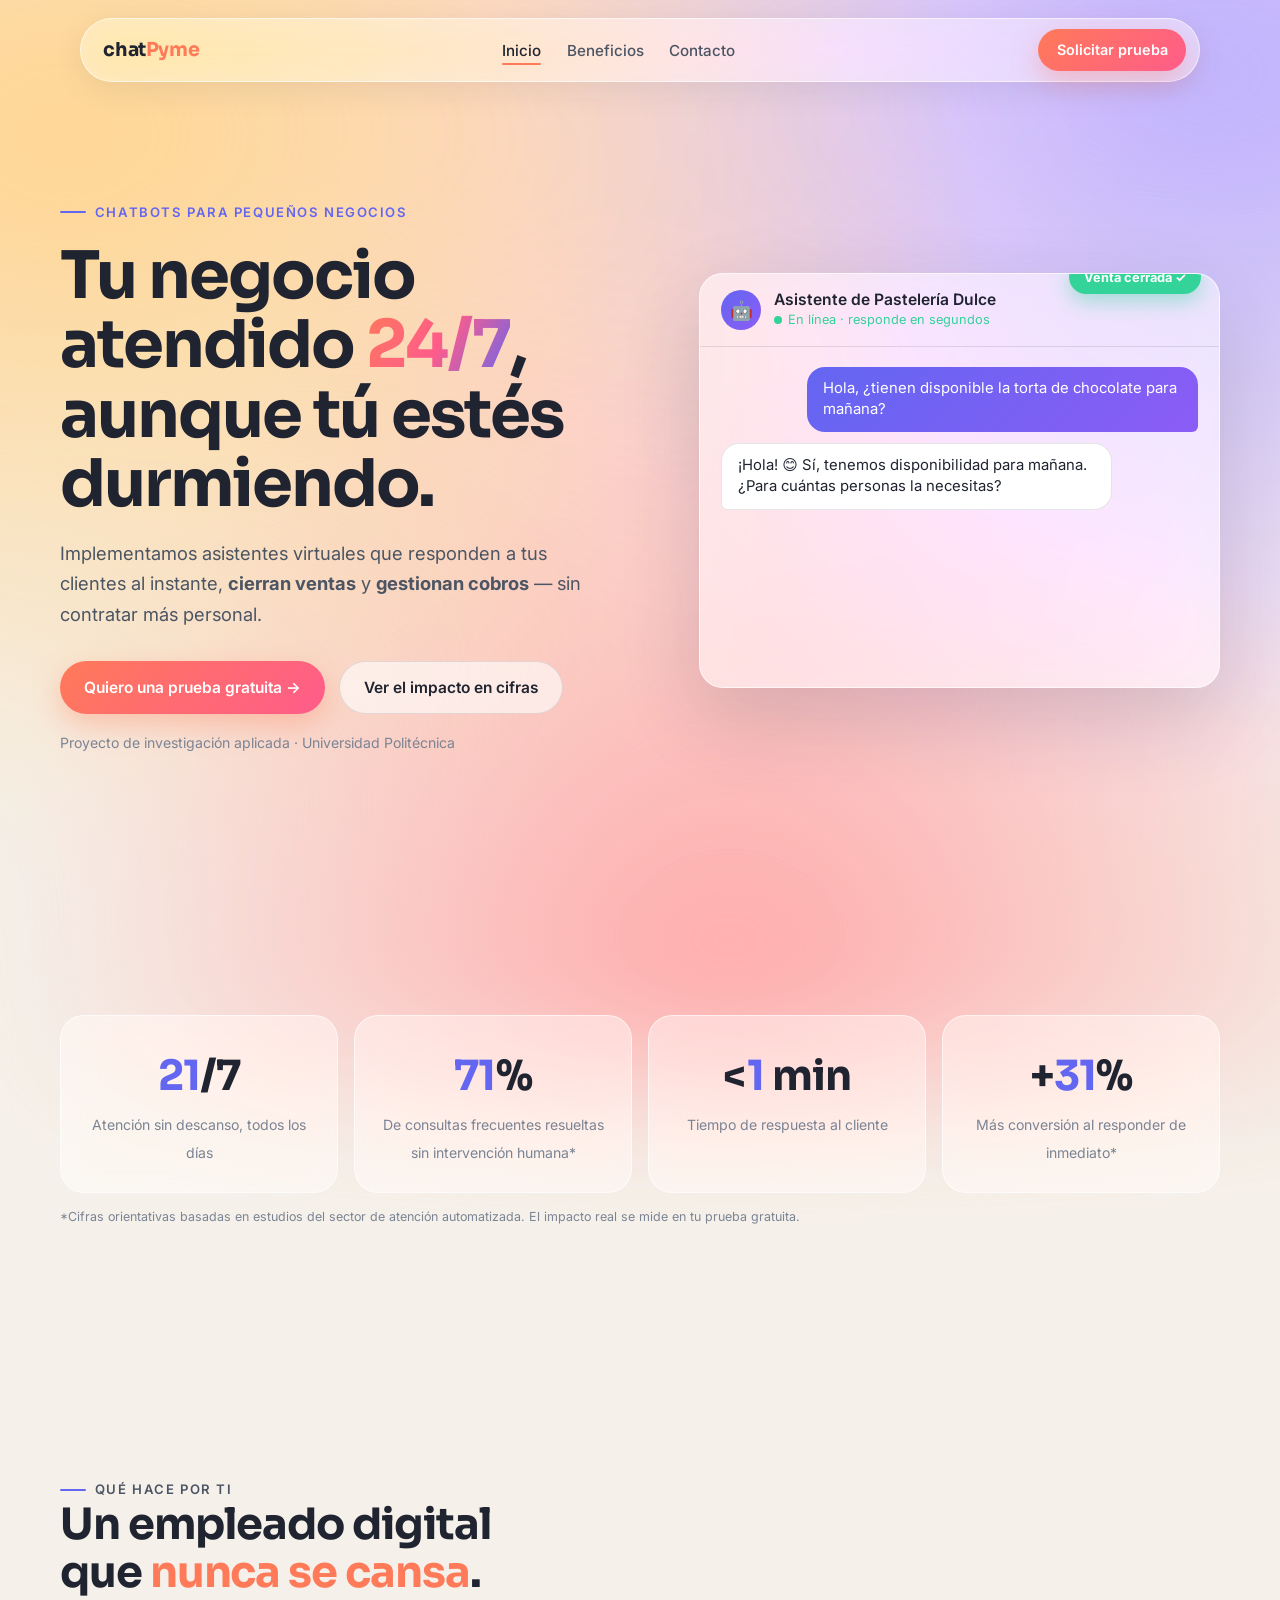
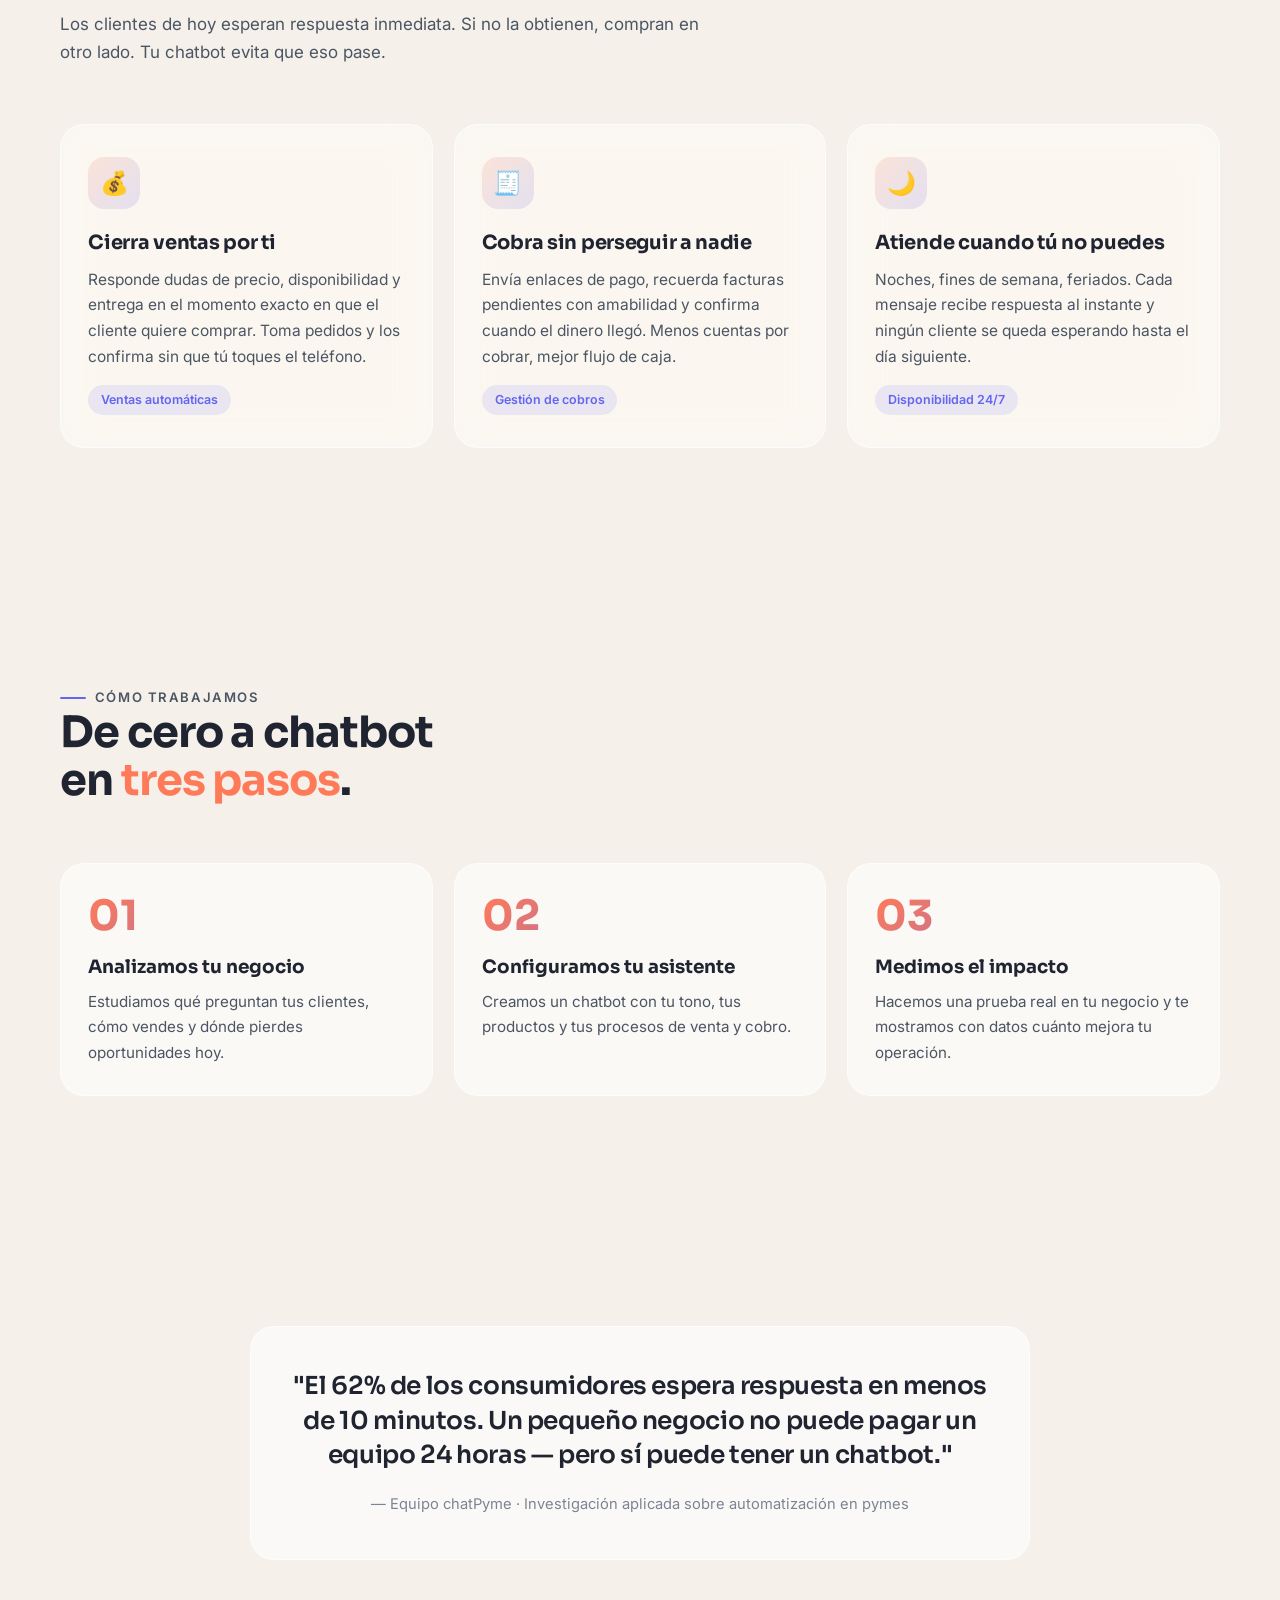
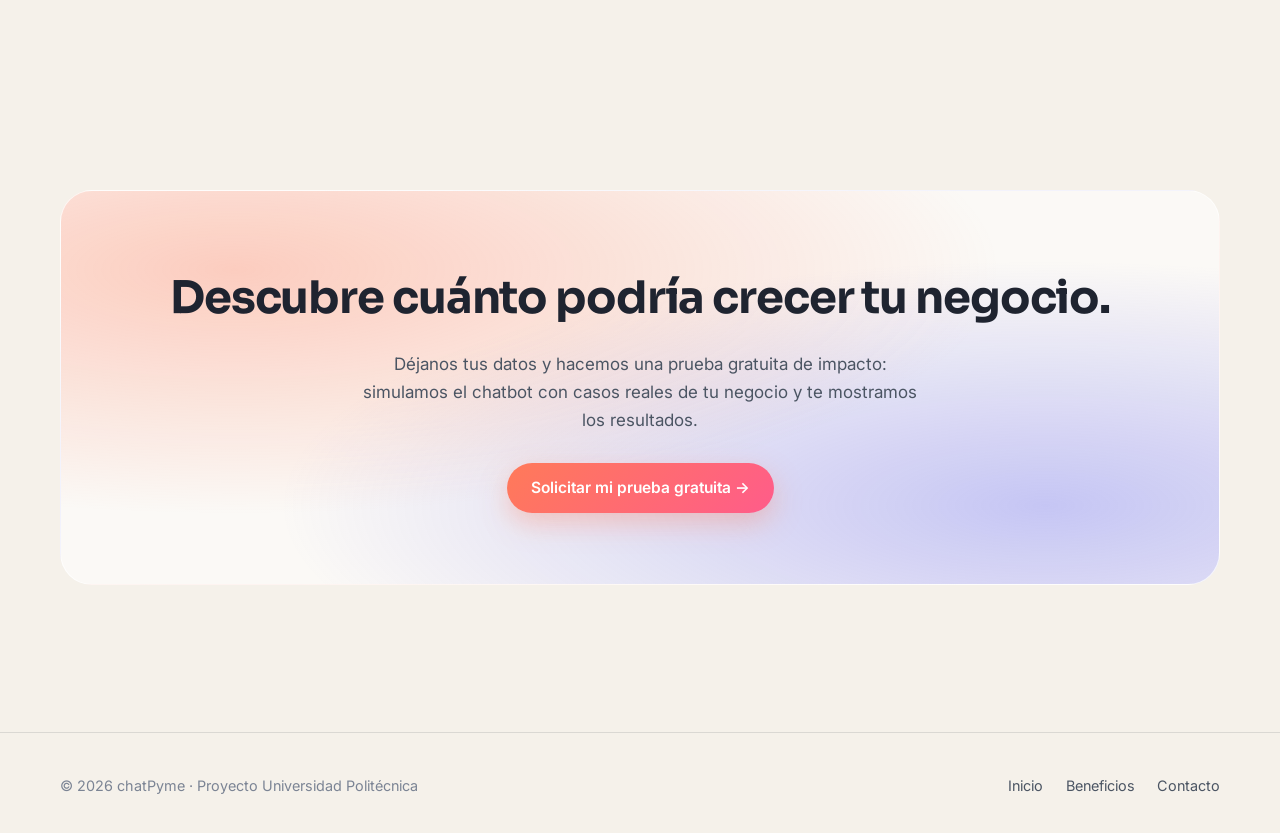
<file: index.html>
<!DOCTYPE html>
<html lang="es">
<head>
  <meta charset="UTF-8" />
  <meta name="viewport" content="width=device-width, initial-scale=1.0" />
  <title>chatPyme — Chatbots que venden y cobran por tu negocio</title>
  <meta name="description" content="Implementamos chatbots en pequeños negocios para cerrar ventas, cobrar automáticamente y atender a tus clientes 24/7. Solicita una prueba gratuita de impacto." />
  <link rel="preconnect" href="https://fonts.googleapis.com" />
  <link rel="preconnect" href="https://fonts.gstatic.com" crossorigin />
  <link href="https://fonts.googleapis.com/css2?family=Inter:wght@400;500;600;700&family=Sora:wght@600;700&display=swap" rel="stylesheet" />
  <link rel="stylesheet" href="styles.css?v=20260714b" />
  <link rel="icon" href="data:image/svg+xml,<svg xmlns='http://www.w3.org/2000/svg' viewBox='0 0 100 100'><text y='.9em' font-size='90'>💬</text></svg>" />
</head>
<body>

  <div class="mesh" aria-hidden="true"></div>

  <header class="nav">
    <a class="nav-brand" href="index.html">chat<em>Pyme</em></a>
    <ul class="nav-links">
      <li><a href="index.html" aria-current="page">Inicio</a></li>
      <li><a href="beneficios.html">Beneficios</a></li>
      <li><a href="contacto.html">Contacto</a></li>
    </ul>
    <a class="btn btn-primary btn-sm" href="contacto.html">Solicitar prueba</a>
    <button class="nav-toggle" aria-label="Abrir menú" aria-expanded="false">☰</button>
  </header>

  <main>

    <!-- HERO -->
    <section class="hero">
      <div class="wrap hero-grid">
        <div>
          <p class="kicker">Chatbots para pequeños negocios</p>
          <h1>Tu negocio atendido <em>24/7</em>, aunque tú estés durmiendo.</h1>
          <p class="hero-sub">Implementamos asistentes virtuales que responden a tus clientes al instante, <strong>cierran ventas</strong> y <strong>gestionan cobros</strong> — sin contratar más personal.</p>
          <div class="hero-actions">
            <a class="btn btn-primary" href="contacto.html">Quiero una prueba gratuita →</a>
            <a class="btn btn-ghost" href="beneficios.html">Ver el impacto en cifras</a>
          </div>
          <p class="hero-note">Proyecto de investigación aplicada · Universidad Politécnica</p>
        </div>

        <div class="chat-demo reveal">
          <span class="chat-badge">Venta cerrada ✓</span>
          <div class="chat-head">
            <div class="chat-avatar">🤖</div>
            <div>
              <div class="chat-head-name">Asistente de Pastelería Dulce</div>
              <div class="chat-head-status"><span class="dot"></span> En línea · responde en segundos</div>
            </div>
          </div>
          <div class="chat-body" data-chat-body></div>
        </div>
      </div>
    </section>

    <!-- STATS -->
    <section>
      <div class="wrap">
        <div class="stats">
          <div class="stat reveal"><b><span data-count="24">0</span>/7</b><small>Atención sin descanso, todos los días</small></div>
          <div class="stat reveal reveal-d1"><b><span data-count="80">0</span>%</b><small>De consultas frecuentes resueltas sin intervención humana*</small></div>
          <div class="stat reveal reveal-d2"><b>&lt;<span data-count="1">0</span> min</b><small>Tiempo de respuesta al cliente</small></div>
          <div class="stat reveal reveal-d3"><b>+<span data-count="35">0</span>%</b><small>Más conversión al responder de inmediato*</small></div>
        </div>
        <p style="font-size:.78rem;color:var(--ink-mute);margin-top:.9rem">*Cifras orientativas basadas en estudios del sector de atención automatizada. El impacto real se mide en tu prueba gratuita.</p>
      </div>
    </section>

    <!-- FEATURES -->
    <section>
      <div class="wrap">
        <div class="section-head reveal">
          <p class="kicker">Qué hace por ti</p>
          <h2>Un empleado digital que <em>nunca se cansa</em>.</h2>
          <p>Los clientes de hoy esperan respuesta inmediata. Si no la obtienen, compran en otro lado. Tu chatbot evita que eso pase.</p>
        </div>
        <div class="cards">
          <article class="card reveal">
            <div class="card-icon">💰</div>
            <h3>Cierra ventas por ti</h3>
            <p>Responde dudas de precio, disponibilidad y entrega en el momento exacto en que el cliente quiere comprar. Toma pedidos y los confirma sin que tú toques el teléfono.</p>
            <span class="card-tag">Ventas automáticas</span>
          </article>
          <article class="card reveal reveal-d1">
            <div class="card-icon">🧾</div>
            <h3>Cobra sin perseguir a nadie</h3>
            <p>Envía enlaces de pago, recuerda facturas pendientes con amabilidad y confirma cuando el dinero llegó. Menos cuentas por cobrar, mejor flujo de caja.</p>
            <span class="card-tag">Gestión de cobros</span>
          </article>
          <article class="card reveal reveal-d2">
            <div class="card-icon">🌙</div>
            <h3>Atiende cuando tú no puedes</h3>
            <p>Noches, fines de semana, feriados. Cada mensaje recibe respuesta al instante y ningún cliente se queda esperando hasta el día siguiente.</p>
            <span class="card-tag">Disponibilidad 24/7</span>
          </article>
        </div>
      </div>
    </section>

    <!-- STEPS -->
    <section>
      <div class="wrap">
        <div class="section-head reveal">
          <p class="kicker">Cómo trabajamos</p>
          <h2>De cero a chatbot en <em>tres pasos</em>.</h2>
        </div>
        <div class="steps">
          <div class="step reveal">
            <h3>Analizamos tu negocio</h3>
            <p>Estudiamos qué preguntan tus clientes, cómo vendes y dónde pierdes oportunidades hoy.</p>
          </div>
          <div class="step reveal reveal-d1">
            <h3>Configuramos tu asistente</h3>
            <p>Creamos un chatbot con tu tono, tus productos y tus procesos de venta y cobro.</p>
          </div>
          <div class="step reveal reveal-d2">
            <h3>Medimos el impacto</h3>
            <p>Hacemos una prueba real en tu negocio y te mostramos con datos cuánto mejora tu operación.</p>
          </div>
        </div>
      </div>
    </section>

    <!-- QUOTE -->
    <section>
      <div class="wrap">
        <div class="quote reveal">
          <blockquote>"El 62% de los consumidores espera respuesta en menos de 10 minutos. Un pequeño negocio no puede pagar un equipo 24 horas — pero sí puede tener un chatbot."</blockquote>
          <cite>— Equipo chatPyme · Investigación aplicada sobre automatización en pymes</cite>
        </div>
      </div>
    </section>

    <!-- CTA -->
    <section>
      <div class="wrap">
        <div class="cta-band reveal">
          <h2>Descubre cuánto podría crecer tu negocio.</h2>
          <p>Déjanos tus datos y hacemos una prueba gratuita de impacto: simulamos el chatbot con casos reales de tu negocio y te mostramos los resultados.</p>
          <a class="btn btn-primary" href="contacto.html">Solicitar mi prueba gratuita →</a>
        </div>
      </div>
    </section>

  </main>

  <footer>
    <div class="wrap foot">
      <span>© 2026 chatPyme · Proyecto Universidad Politécnica</span>
      <nav class="foot-links">
        <a href="index.html">Inicio</a>
        <a href="beneficios.html">Beneficios</a>
        <a href="contacto.html">Contacto</a>
      </nav>
    </div>
  </footer>

  <script defer src="main.js?v=20260714b"></script>
</body>
</html>
</file>
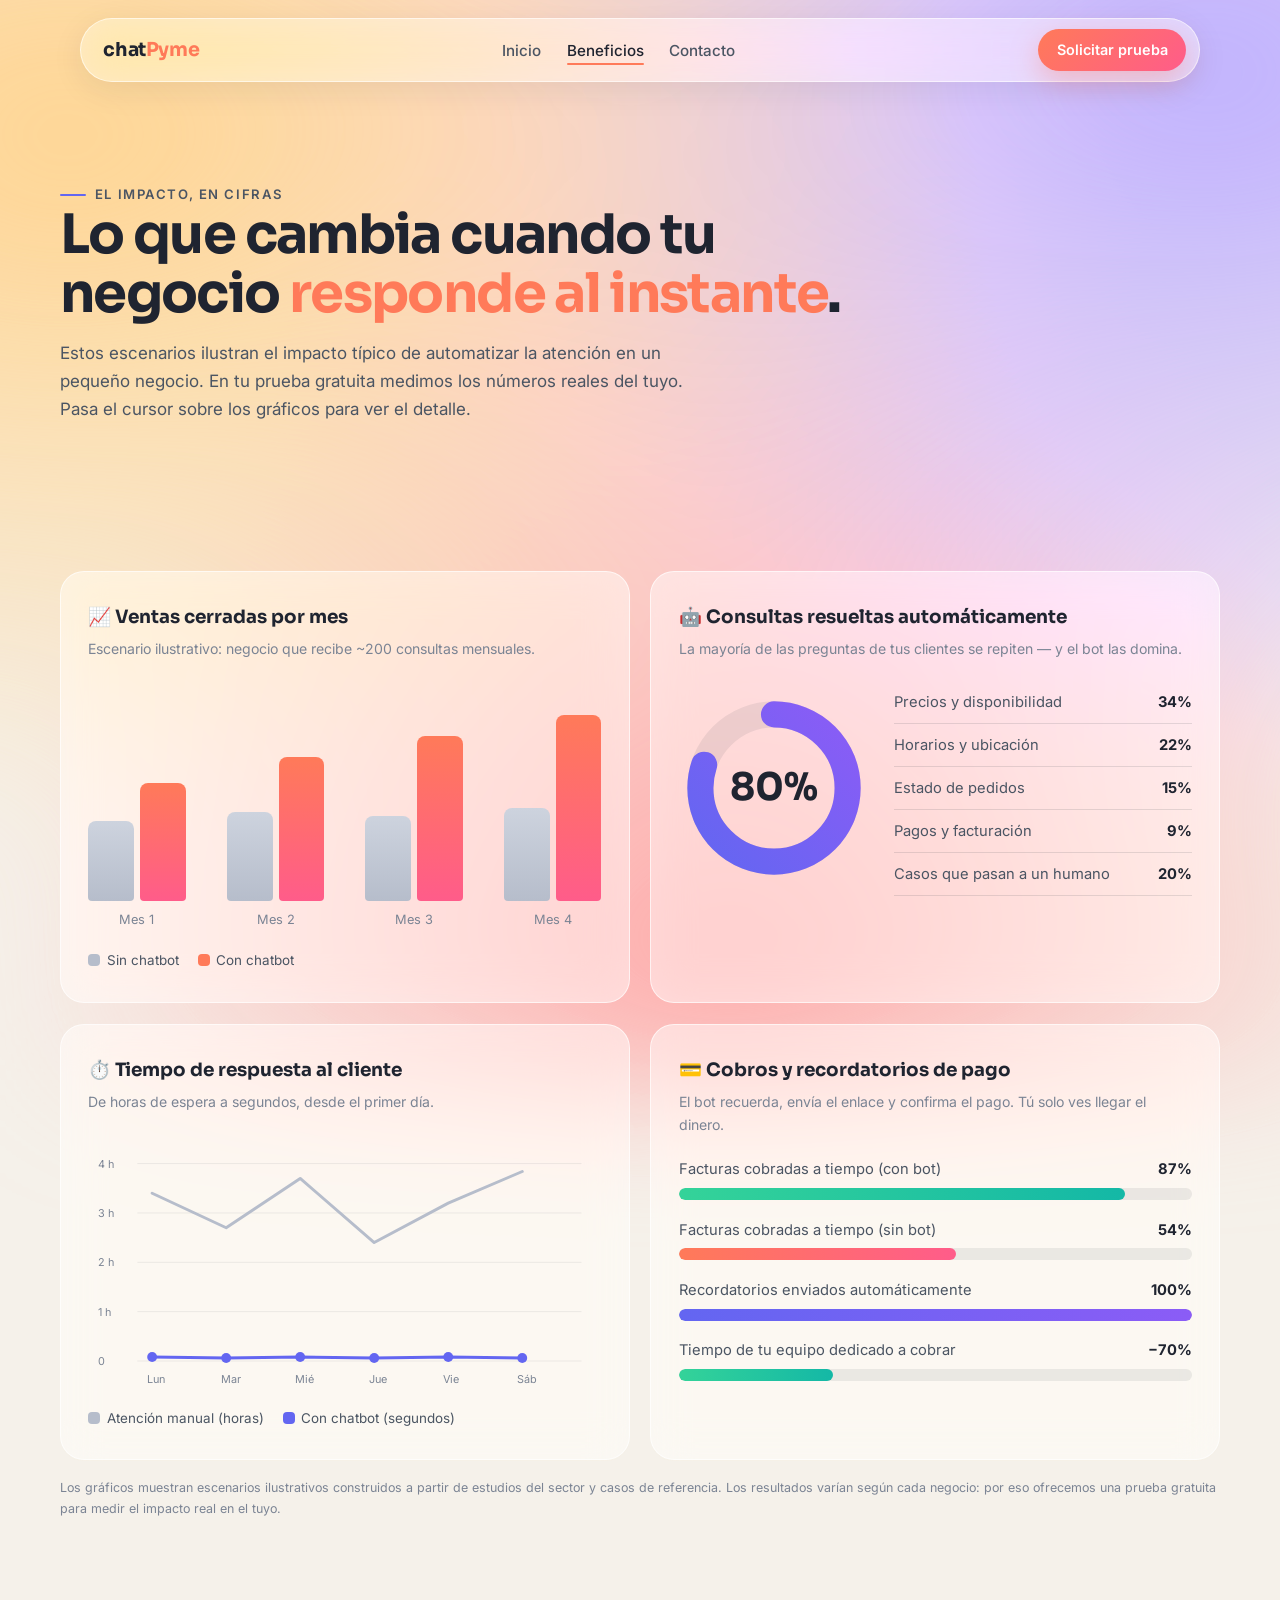
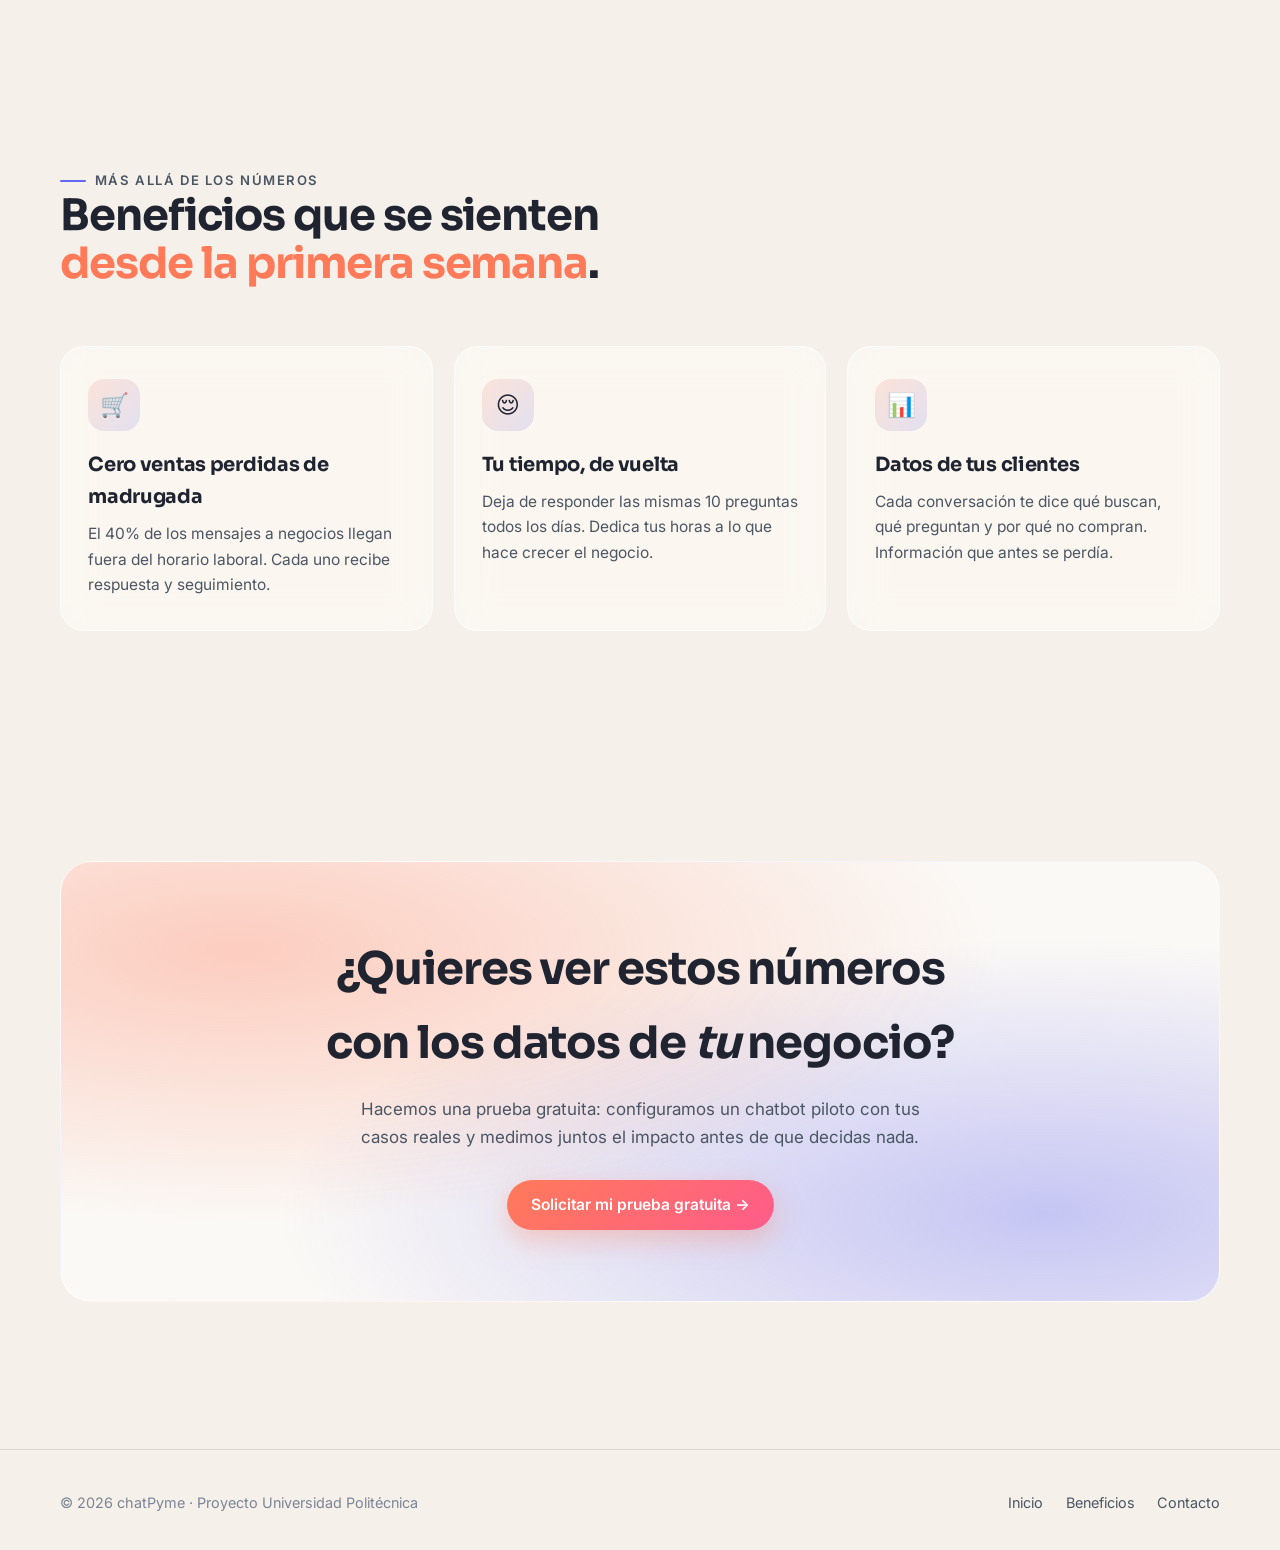
<file: beneficios.html>
<!DOCTYPE html>
<html lang="es">
<head>
  <meta charset="UTF-8" />
  <meta name="viewport" content="width=device-width, initial-scale=1.0" />
  <title>Beneficios — chatPyme · El impacto de un chatbot en tu negocio</title>
  <meta name="description" content="Gráficos e indicadores del impacto de implementar un chatbot en un pequeño negocio: más ventas cerradas, cobros recuperados y atención inmediata." />
  <link rel="preconnect" href="https://fonts.googleapis.com" />
  <link rel="preconnect" href="https://fonts.gstatic.com" crossorigin />
  <link href="https://fonts.googleapis.com/css2?family=Inter:wght@400;500;600;700&family=Sora:wght@600;700&display=swap" rel="stylesheet" />
  <link rel="stylesheet" href="styles.css?v=20260714b" />
  <link rel="icon" href="data:image/svg+xml,<svg xmlns='http://www.w3.org/2000/svg' viewBox='0 0 100 100'><text y='.9em' font-size='90'>💬</text></svg>" />
</head>
<body>

  <div class="mesh" aria-hidden="true"></div>

  <header class="nav">
    <a class="nav-brand" href="index.html">chat<em>Pyme</em></a>
    <ul class="nav-links">
      <li><a href="index.html">Inicio</a></li>
      <li><a href="beneficios.html" aria-current="page">Beneficios</a></li>
      <li><a href="contacto.html">Contacto</a></li>
    </ul>
    <a class="btn btn-primary btn-sm" href="contacto.html">Solicitar prueba</a>
    <button class="nav-toggle" aria-label="Abrir menú" aria-expanded="false">☰</button>
  </header>

  <main>

    <section class="page-hero">
      <div class="wrap">
        <p class="kicker">El impacto, en cifras</p>
        <h1>Lo que cambia cuando tu negocio <em>responde al instante</em>.</h1>
        <p>Estos escenarios ilustran el impacto típico de automatizar la atención en un pequeño negocio. En tu prueba gratuita medimos los números reales del tuyo. Pasa el cursor sobre los gráficos para ver el detalle.</p>
      </div>
    </section>

    <!-- CHARTS -->
    <section>
      <div class="wrap">
        <div class="chart-grid">

          <!-- Bar chart: ventas -->
          <article class="chart-card" data-reveal>
            <h3>📈 Ventas cerradas por mes</h3>
            <p>Escenario ilustrativo: negocio que recibe ~200 consultas mensuales.</p>
            <div class="bars">
              <div class="bar-group">
                <div class="bar b-before" style="height:38%"><span class="tip">Sin bot: 19 ventas</span></div>
                <div class="bar b-after" style="height:56%"><span class="tip">Con bot: 28 ventas</span></div>
                <span class="bar-label">Mes 1</span>
              </div>
              <div class="bar-group">
                <div class="bar b-before" style="height:42%"><span class="tip">Sin bot: 21 ventas</span></div>
                <div class="bar b-after" style="height:68%"><span class="tip">Con bot: 34 ventas</span></div>
                <span class="bar-label">Mes 2</span>
              </div>
              <div class="bar-group">
                <div class="bar b-before" style="height:40%"><span class="tip">Sin bot: 20 ventas</span></div>
                <div class="bar b-after" style="height:78%"><span class="tip">Con bot: 39 ventas</span></div>
                <span class="bar-label">Mes 3</span>
              </div>
              <div class="bar-group">
                <div class="bar b-before" style="height:44%"><span class="tip">Sin bot: 22 ventas</span></div>
                <div class="bar b-after" style="height:88%"><span class="tip">Con bot: 44 ventas</span></div>
                <span class="bar-label">Mes 4</span>
              </div>
            </div>
            <div class="bars-labels"></div>
            <div class="chart-legend">
              <span><i style="background:#b6bdcb"></i>Sin chatbot</span>
              <span><i style="background:var(--accent)"></i>Con chatbot</span>
            </div>
          </article>

          <!-- Donut: consultas resueltas -->
          <article class="chart-card" data-reveal>
            <h3>🤖 Consultas resueltas automáticamente</h3>
            <p>La mayoría de las preguntas de tus clientes se repiten — y el bot las domina.</p>
            <div class="donut-wrap">
              <svg class="donut" viewBox="0 0 160 160" data-donut="80" role="img" aria-label="80% de consultas resueltas automáticamente">
                <defs>
                  <linearGradient id="donutGrad" x1="0" y1="0" x2="1" y2="1">
                    <stop offset="0%" stop-color="#6366f1"/>
                    <stop offset="100%" stop-color="#8b5cf6"/>
                  </linearGradient>
                </defs>
                <circle class="track" cx="80" cy="80" r="62"></circle>
                <circle class="value" cx="80" cy="80" r="62"></circle>
                <text class="donut-num" x="80" y="90" text-anchor="middle">80%</text>
              </svg>
              <ul class="donut-list">
                <li><span>Precios y disponibilidad</span><b>34%</b></li>
                <li><span>Horarios y ubicación</span><b>22%</b></li>
                <li><span>Estado de pedidos</span><b>15%</b></li>
                <li><span>Pagos y facturación</span><b>9%</b></li>
                <li><span>Casos que pasan a un humano</span><b>20%</b></li>
              </ul>
            </div>
          </article>

          <!-- Line chart: tiempo de respuesta -->
          <article class="chart-card" data-reveal>
            <h3>⏱️ Tiempo de respuesta al cliente</h3>
            <p>De horas de espera a segundos, desde el primer día.</p>
            <svg class="linechart" viewBox="0 0 520 260" role="img" aria-label="Comparación de tiempo de respuesta con y sin chatbot">
              <line class="grid-line" x1="50" y1="30"  x2="500" y2="30"></line>
              <line class="grid-line" x1="50" y1="80"  x2="500" y2="80"></line>
              <line class="grid-line" x1="50" y1="130" x2="500" y2="130"></line>
              <line class="grid-line" x1="50" y1="180" x2="500" y2="180"></line>
              <line class="grid-line" x1="50" y1="230" x2="500" y2="230"></line>
              <text class="axis-label" x="10" y="34">4 h</text>
              <text class="axis-label" x="10" y="84">3 h</text>
              <text class="axis-label" x="10" y="134">2 h</text>
              <text class="axis-label" x="10" y="184">1 h</text>
              <text class="axis-label" x="10" y="234">0</text>
              <text class="axis-label" x="60"  y="252">Lun</text>
              <text class="axis-label" x="135" y="252">Mar</text>
              <text class="axis-label" x="210" y="252">Mié</text>
              <text class="axis-label" x="285" y="252">Jue</text>
              <text class="axis-label" x="360" y="252">Vie</text>
              <text class="axis-label" x="435" y="252">Sáb</text>
              <path class="line-path line-a" d="M 65 60 L 140 95 L 215 45 L 290 110 L 365 70 L 440 38"></path>
              <path class="line-path line-b" d="M 65 226 L 140 227 L 215 226 L 290 227 L 365 226 L 440 227"></path>
              <circle class="dot-pt" cx="65"  cy="226" r="5"><title>Lunes: respuesta en segundos</title></circle>
              <circle class="dot-pt" cx="140" cy="227" r="5"><title>Martes: respuesta en segundos</title></circle>
              <circle class="dot-pt" cx="215" cy="226" r="5"><title>Miércoles: respuesta en segundos</title></circle>
              <circle class="dot-pt" cx="290" cy="227" r="5"><title>Jueves: respuesta en segundos</title></circle>
              <circle class="dot-pt" cx="365" cy="226" r="5"><title>Viernes: respuesta en segundos</title></circle>
              <circle class="dot-pt" cx="440" cy="227" r="5"><title>Sábado: respuesta en segundos</title></circle>
            </svg>
            <div class="chart-legend">
              <span><i style="background:#b6bdcb"></i>Atención manual (horas)</span>
              <span><i style="background:var(--accent-2)"></i>Con chatbot (segundos)</span>
            </div>
          </article>

          <!-- Progress: cobros -->
          <article class="chart-card" data-reveal>
            <h3>💳 Cobros y recordatorios de pago</h3>
            <p>El bot recuerda, envía el enlace y confirma el pago. Tú solo ves llegar el dinero.</p>
            <div class="prog-rows">
              <div class="prog-row">
                <div class="prog-head"><span>Facturas cobradas a tiempo (con bot)</span><b>87%</b></div>
                <div class="prog-track"><div class="prog-fill" data-fill="87"></div></div>
              </div>
              <div class="prog-row">
                <div class="prog-head"><span>Facturas cobradas a tiempo (sin bot)</span><b>54%</b></div>
                <div class="prog-track"><div class="prog-fill warm" data-fill="54"></div></div>
              </div>
              <div class="prog-row">
                <div class="prog-head"><span>Recordatorios enviados automáticamente</span><b>100%</b></div>
                <div class="prog-track"><div class="prog-fill cool" data-fill="100"></div></div>
              </div>
              <div class="prog-row">
                <div class="prog-head"><span>Tiempo de tu equipo dedicado a cobrar</span><b>−70%</b></div>
                <div class="prog-track"><div class="prog-fill" data-fill="30"></div></div>
              </div>
            </div>
          </article>

        </div>
        <p style="font-size:.78rem;color:var(--ink-mute);margin-top:1.1rem">Los gráficos muestran escenarios ilustrativos construidos a partir de estudios del sector y casos de referencia. Los resultados varían según cada negocio: por eso ofrecemos una prueba gratuita para medir el impacto real en el tuyo.</p>
      </div>
    </section>

    <!-- Beneficios extra -->
    <section>
      <div class="wrap">
        <div class="section-head reveal">
          <p class="kicker">Más allá de los números</p>
          <h2>Beneficios que se sienten <em>desde la primera semana</em>.</h2>
        </div>
        <div class="cards">
          <article class="card reveal">
            <div class="card-icon">🛒</div>
            <h3>Cero ventas perdidas de madrugada</h3>
            <p>El 40% de los mensajes a negocios llegan fuera del horario laboral. Cada uno recibe respuesta y seguimiento.</p>
          </article>
          <article class="card reveal reveal-d1">
            <div class="card-icon">😌</div>
            <h3>Tu tiempo, de vuelta</h3>
            <p>Deja de responder las mismas 10 preguntas todos los días. Dedica tus horas a lo que hace crecer el negocio.</p>
          </article>
          <article class="card reveal reveal-d2">
            <div class="card-icon">📊</div>
            <h3>Datos de tus clientes</h3>
            <p>Cada conversación te dice qué buscan, qué preguntan y por qué no compran. Información que antes se perdía.</p>
          </article>
        </div>
      </div>
    </section>

    <!-- CTA -->
    <section>
      <div class="wrap">
        <div class="cta-band reveal">
          <h2>¿Quieres ver estos números con los datos de <em>tu</em> negocio?</h2>
          <p>Hacemos una prueba gratuita: configuramos un chatbot piloto con tus casos reales y medimos juntos el impacto antes de que decidas nada.</p>
          <a class="btn btn-primary" href="contacto.html">Solicitar mi prueba gratuita →</a>
        </div>
      </div>
    </section>

  </main>

  <footer>
    <div class="wrap foot">
      <span>© 2026 chatPyme · Proyecto Universidad Politécnica</span>
      <nav class="foot-links">
        <a href="index.html">Inicio</a>
        <a href="beneficios.html">Beneficios</a>
        <a href="contacto.html">Contacto</a>
      </nav>
    </div>
  </footer>

  <script defer src="main.js?v=20260714b"></script>
</body>
</html>
</file>
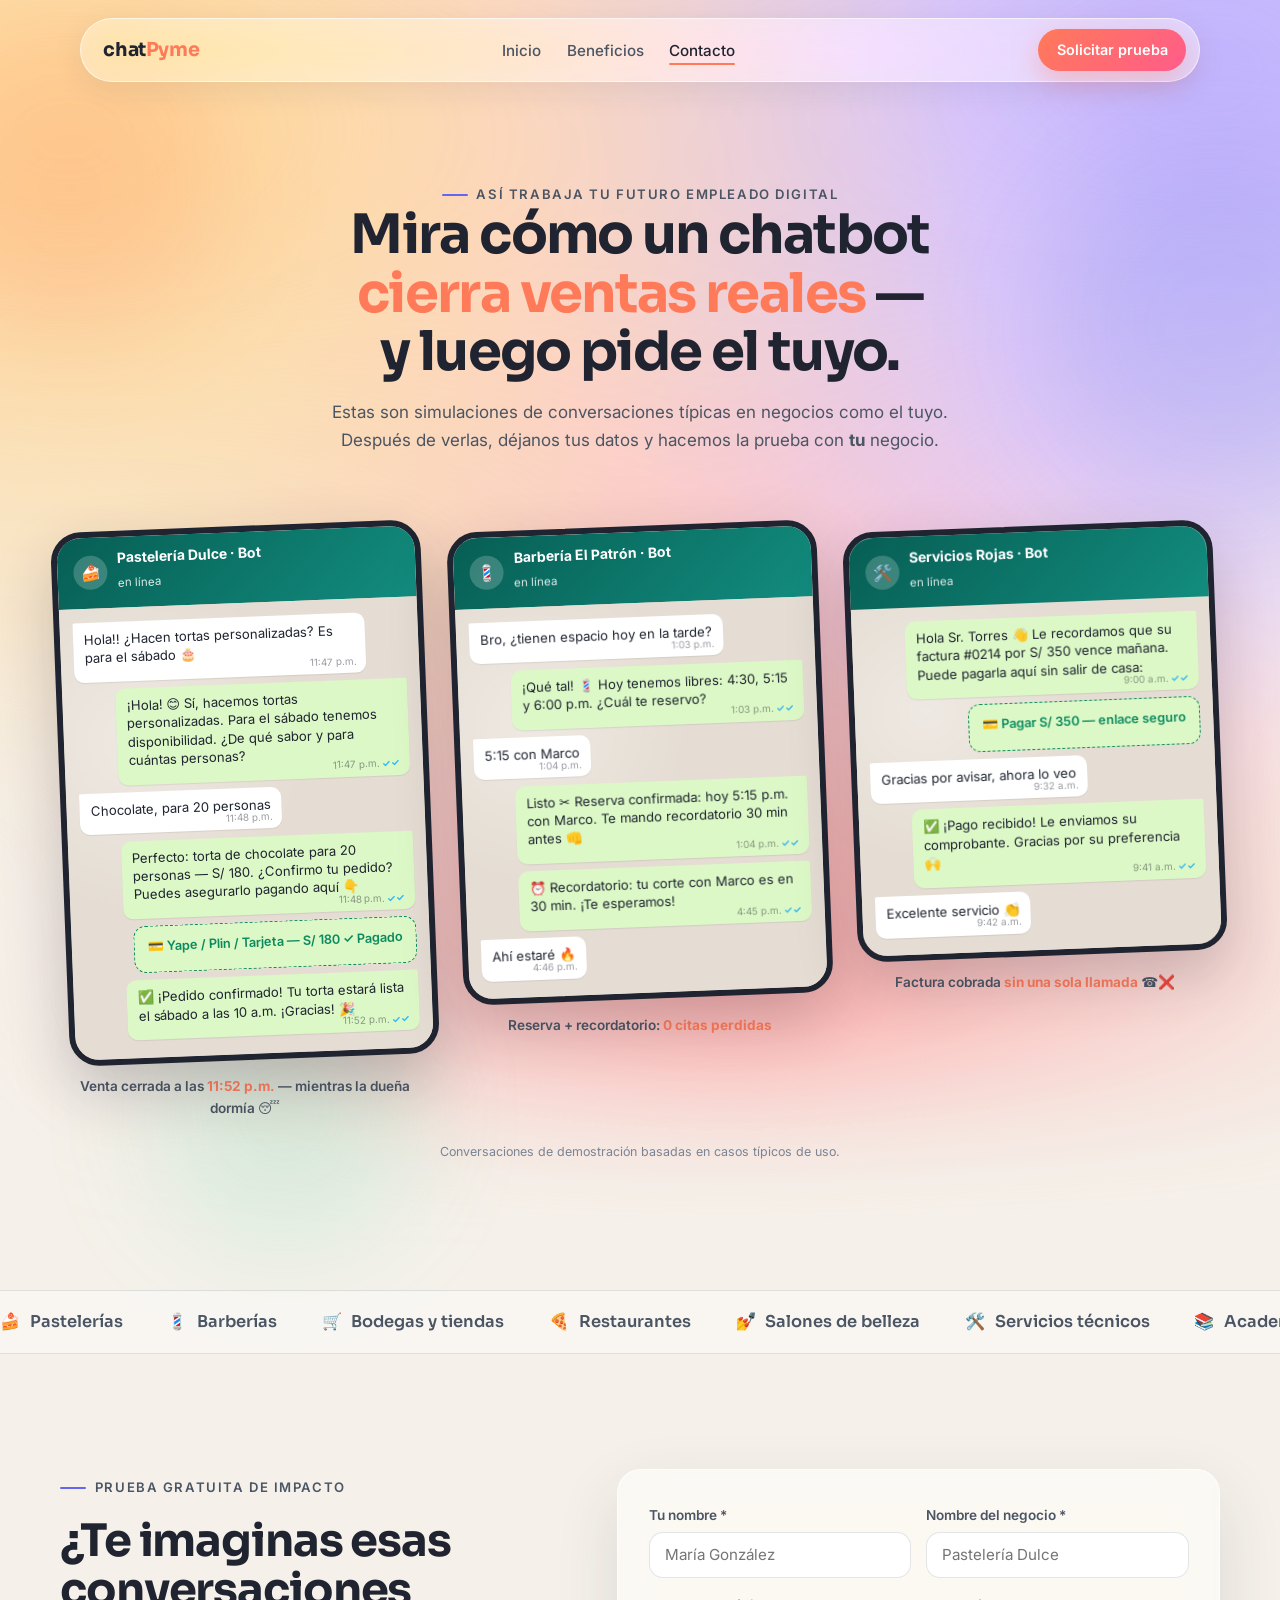
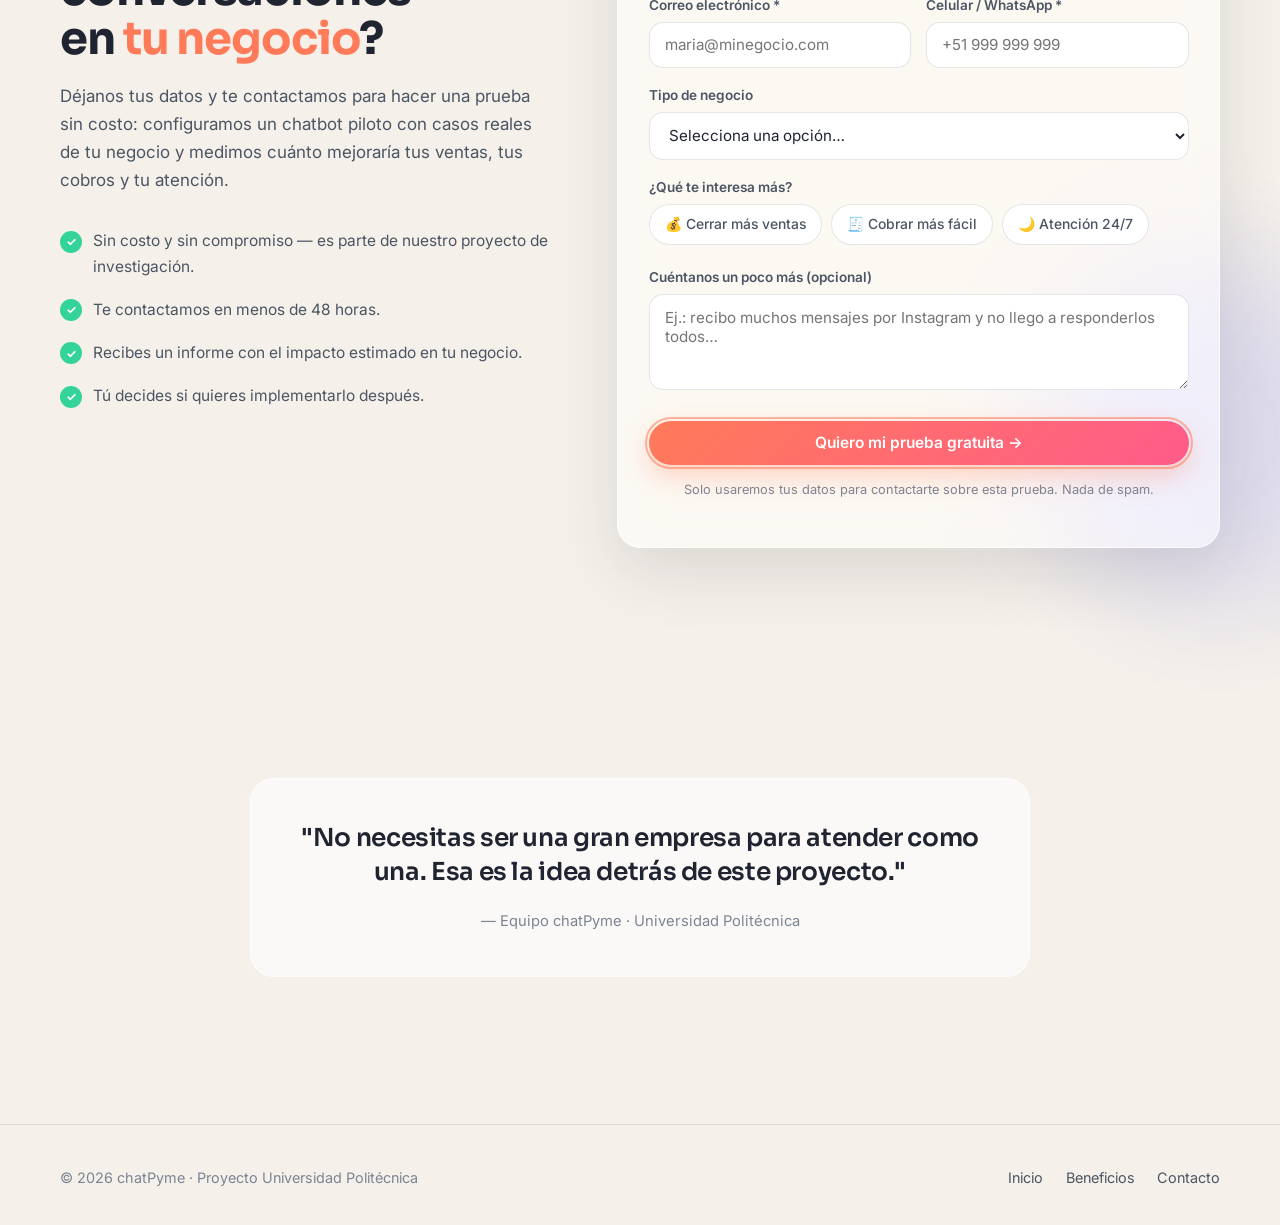
<file: contacto.html>
<!DOCTYPE html>
<html lang="es">
<head>
  <meta charset="UTF-8" />
  <meta name="viewport" content="width=device-width, initial-scale=1.0" />
  <title>Contacto — chatPyme · Solicita tu prueba gratuita</title>
  <meta name="description" content="Déjanos tus datos y hacemos una prueba gratuita de impacto: te mostramos cómo un chatbot ayudaría a tu negocio a vender y cobrar más." />
  <link rel="preconnect" href="https://fonts.googleapis.com" />
  <link rel="preconnect" href="https://fonts.gstatic.com" crossorigin />
  <link href="https://fonts.googleapis.com/css2?family=Inter:wght@400;500;600;700&family=Sora:wght@600;700&display=swap" rel="stylesheet" />
  <link rel="stylesheet" href="styles.css?v=20260714b" />
  <link rel="icon" href="data:image/svg+xml,<svg xmlns='http://www.w3.org/2000/svg' viewBox='0 0 100 100'><text y='.9em' font-size='90'>💬</text></svg>" />
</head>
<body>

  <div class="mesh" aria-hidden="true"></div>

  <header class="nav">
    <a class="nav-brand" href="index.html">chat<em>Pyme</em></a>
    <ul class="nav-links">
      <li><a href="index.html">Inicio</a></li>
      <li><a href="beneficios.html">Beneficios</a></li>
      <li><a href="contacto.html" aria-current="page">Contacto</a></li>
    </ul>
    <a class="btn btn-primary btn-sm" href="#form">Solicitar prueba</a>
    <button class="nav-toggle" aria-label="Abrir menú" aria-expanded="false">☰</button>
  </header>

  <main>

    <!-- HERO -->
    <section class="page-hero" style="position:relative">
      <div class="blob blob-a" aria-hidden="true"></div>
      <div class="blob blob-b" aria-hidden="true"></div>
      <div class="wrap" style="text-align:center">
        <p class="kicker" style="justify-content:center">Así trabaja tu futuro empleado digital</p>
        <h1 style="margin-inline:auto">Mira cómo un chatbot <em>cierra ventas reales</em> — y luego pide el tuyo.</h1>
        <p style="margin-inline:auto">Estas son simulaciones de conversaciones típicas en negocios como el tuyo. Después de verlas, déjanos tus datos y hacemos la prueba con <strong>tu</strong> negocio.</p>
      </div>
    </section>

    <!-- CAPTURAS DE CHAT -->
    <section style="position:relative;padding-top:2.5rem">
      <div class="blob blob-c" aria-hidden="true"></div>
      <div class="wrap">
        <div class="shots-grid">

          <!-- Captura 1: venta nocturna -->
          <div class="shot-col reveal">
            <div class="shot">
              <div class="shot-head">
                <div class="shot-avatar">🍰</div>
                <div><b>Pastelería Dulce · Bot</b><small>en línea</small></div>
              </div>
              <div class="shot-body">
                <div class="s-msg s-in">Hola!! ¿Hacen tortas personalizadas? Es para el sábado 🎂<span class="s-time">11:47 p.m.</span></div>
                <div class="s-msg s-out">¡Hola! 😊 Sí, hacemos tortas personalizadas. Para el sábado tenemos disponibilidad. ¿De qué sabor y para cuántas personas?<span class="s-time">11:47 p.m.</span></div>
                <div class="s-msg s-in">Chocolate, para 20 personas<span class="s-time">11:48 p.m.</span></div>
                <div class="s-msg s-out">Perfecto: torta de chocolate para 20 personas — S/ 180. ¿Confirmo tu pedido? Puedes asegurarlo pagando aquí 👇<span class="s-time">11:48 p.m.</span></div>
                <div class="s-pay">💳 Yape / Plin / Tarjeta — S/ 180 ✓ Pagado<span class="s-time"></span></div>
                <div class="s-msg s-out">✅ ¡Pedido confirmado! Tu torta estará lista el sábado a las 10 a.m. ¡Gracias! 🎉<span class="s-time">11:52 p.m.</span></div>
              </div>
            </div>
            <span class="shot-tag">Venta cerrada a las <b>11:52 p.m.</b> — mientras la dueña dormía 😴</span>
          </div>

          <!-- Captura 2: reserva barbería -->
          <div class="shot-col reveal reveal-d1">
            <div class="shot">
              <div class="shot-head">
                <div class="shot-avatar">💈</div>
                <div><b>Barbería El Patrón · Bot</b><small>en línea</small></div>
              </div>
              <div class="shot-body">
                <div class="s-msg s-in">Bro, ¿tienen espacio hoy en la tarde?<span class="s-time">1:03 p.m.</span></div>
                <div class="s-msg s-out">¡Qué tal! 💈 Hoy tenemos libres: 4:30, 5:15 y 6:00 p.m. ¿Cuál te reservo?<span class="s-time">1:03 p.m.</span></div>
                <div class="s-msg s-in">5:15 con Marco<span class="s-time">1:04 p.m.</span></div>
                <div class="s-msg s-out">Listo ✂️ Reserva confirmada: hoy 5:15 p.m. con Marco. Te mando recordatorio 30 min antes 👊<span class="s-time">1:04 p.m.</span></div>
                <div class="s-msg s-out">⏰ Recordatorio: tu corte con Marco es en 30 min. ¡Te esperamos!<span class="s-time">4:45 p.m.</span></div>
                <div class="s-msg s-in">Ahí estaré 🔥<span class="s-time">4:46 p.m.</span></div>
              </div>
            </div>
            <span class="shot-tag">Reserva + recordatorio: <b>0 citas perdidas</b></span>
          </div>

          <!-- Captura 3: cobro -->
          <div class="shot-col reveal reveal-d2">
            <div class="shot">
              <div class="shot-head">
                <div class="shot-avatar">🛠️</div>
                <div><b>Servicios Rojas · Bot</b><small>en línea</small></div>
              </div>
              <div class="shot-body">
                <div class="s-msg s-out">Hola Sr. Torres 👋 Le recordamos que su factura #0214 por S/ 350 vence mañana. Puede pagarla aquí sin salir de casa:<span class="s-time">9:00 a.m.</span></div>
                <div class="s-pay">💳 Pagar S/ 350 — enlace seguro<span class="s-time"></span></div>
                <div class="s-msg s-in">Gracias por avisar, ahora lo veo<span class="s-time">9:32 a.m.</span></div>
                <div class="s-msg s-out">✅ ¡Pago recibido! Le enviamos su comprobante. Gracias por su preferencia 🙌<span class="s-time">9:41 a.m.</span></div>
                <div class="s-msg s-in">Excelente servicio 👏<span class="s-time">9:42 a.m.</span></div>
              </div>
            </div>
            <span class="shot-tag">Factura cobrada <b>sin una sola llamada</b> ☎️❌</span>
          </div>

        </div>
        <p style="font-size:.78rem;color:var(--ink-mute);margin-top:1.4rem;text-align:center">Conversaciones de demostración basadas en casos típicos de uso.</p>
      </div>
    </section>

    <!-- MARQUEE -->
    <div class="marquee" aria-hidden="true">
      <div class="marquee-track">
        <span><em>🍰</em>Pastelerías</span><span><em>💈</em>Barberías</span><span><em>🛒</em>Bodegas y tiendas</span><span><em>🍕</em>Restaurantes</span><span><em>💅</em>Salones de belleza</span><span><em>🛠️</em>Servicios técnicos</span><span><em>📚</em>Academias</span><span><em>🏋️</em>Gimnasios</span>
        <span><em>🍰</em>Pastelerías</span><span><em>💈</em>Barberías</span><span><em>🛒</em>Bodegas y tiendas</span><span><em>🍕</em>Restaurantes</span><span><em>💅</em>Salones de belleza</span><span><em>🛠️</em>Servicios técnicos</span><span><em>📚</em>Academias</span><span><em>🏋️</em>Gimnasios</span>
      </div>
    </div>

    <!-- FORMULARIO -->
    <section id="form" style="position:relative">
      <div class="blob blob-b" style="top:55%" aria-hidden="true"></div>
      <div class="wrap form-grid">

        <div class="form-side reveal">
          <p class="kicker">Prueba gratuita de impacto</p>
          <h2 style="font-family:var(--font-display);font-size:clamp(1.9rem,3.8vw,2.8rem);font-weight:700;letter-spacing:-0.025em;line-height:1.1;text-wrap:balance;margin:0 0 1rem">¿Te imaginas esas conversaciones en <span style="color:var(--accent)">tu negocio</span>?</h2>
          <p>Déjanos tus datos y te contactamos para hacer una prueba sin costo: configuramos un chatbot piloto con casos reales de tu negocio y medimos cuánto mejoraría tus ventas, tus cobros y tu atención.</p>
          <ul class="form-perks">
            <li>Sin costo y sin compromiso — es parte de nuestro proyecto de investigación.</li>
            <li>Te contactamos en menos de 48 horas.</li>
            <li>Recibes un informe con el impacto estimado en tu negocio.</li>
            <li>Tú decides si quieres implementarlo después.</li>
          </ul>
        </div>

        <div class="lead-form reveal reveal-d1">
          <form action="https://formsubmit.co/aaroncollado2@gmail.com" method="POST" novalidate>
            <input type="hidden" name="_subject" value="Nuevo lead desde chatPyme" />
            <input type="hidden" name="_captcha" value="false" />
            <input type="text" name="_honey" style="display:none" tabindex="-1" autocomplete="off" />

            <div class="row2">
              <div class="field">
                <label for="f-nombre">Tu nombre *</label>
                <input id="f-nombre" name="nombre" type="text" required placeholder="María González" />
              </div>
              <div class="field">
                <label for="f-negocio">Nombre del negocio *</label>
                <input id="f-negocio" name="negocio" type="text" required placeholder="Pastelería Dulce" />
              </div>
            </div>

            <div class="row2">
              <div class="field">
                <label for="f-email">Correo electrónico *</label>
                <input id="f-email" name="email" type="email" required placeholder="maria@minegocio.com" />
              </div>
              <div class="field">
                <label for="f-tel">Celular / WhatsApp *</label>
                <input id="f-tel" name="telefono" type="tel" required inputmode="tel" placeholder="+51 999 999 999" pattern="^\+?[0-9\s\-()]{9,17}$" title="Ingresa un número válido, ej.: +51 999 999 999" />
              </div>
            </div>

            <div class="field">
              <label for="f-sector">Tipo de negocio</label>
              <select id="f-sector" name="sector">
                <option value="">Selecciona una opción…</option>
                <option>Restaurante / comida</option>
                <option>Tienda / comercio</option>
                <option>Servicios profesionales</option>
                <option>Belleza / salud</option>
                <option>Educación</option>
                <option>Otro</option>
              </select>
            </div>

            <div class="field">
              <label>¿Qué te interesa más?</label>
              <div class="checks">
                <label><input type="checkbox" name="interes" value="Cerrar ventas" /> 💰 Cerrar más ventas</label>
                <label><input type="checkbox" name="interes" value="Cobrar" /> 🧾 Cobrar más fácil</label>
                <label><input type="checkbox" name="interes" value="Atencion 24/7" /> 🌙 Atención 24/7</label>
              </div>
            </div>

            <div class="field">
              <label for="f-msg">Cuéntanos un poco más (opcional)</label>
              <textarea id="f-msg" name="mensaje" placeholder="Ej.: recibo muchos mensajes por Instagram y no llego a responderlos todos…"></textarea>
            </div>

            <button class="btn btn-primary btn-pulse" type="submit">Quiero mi prueba gratuita →</button>
            <p class="form-privacy">Solo usaremos tus datos para contactarte sobre esta prueba. Nada de spam.</p>
          </form>

          <div class="form-success" role="status">
            <svg class="check-circle" viewBox="0 0 80 80">
              <circle cx="40" cy="40" r="35"></circle>
              <path d="M 26 41 L 36 51 L 55 30"></path>
            </svg>
            <h3>¡Recibido!</h3>
            <p>Gracias por tu interés. Te contactaremos en menos de 48 horas para coordinar tu prueba gratuita.</p>
          </div>
        </div>

      </div>
    </section>

    <section>
      <div class="wrap">
        <div class="quote reveal">
          <blockquote>"No necesitas ser una gran empresa para atender como una. Esa es la idea detrás de este proyecto."</blockquote>
          <cite>— Equipo chatPyme · Universidad Politécnica</cite>
        </div>
      </div>
    </section>

  </main>

  <footer>
    <div class="wrap foot">
      <span>© 2026 chatPyme · Proyecto Universidad Politécnica</span>
      <nav class="foot-links">
        <a href="index.html">Inicio</a>
        <a href="beneficios.html">Beneficios</a>
        <a href="contacto.html">Contacto</a>
      </nav>
    </div>
  </footer>

  <script defer src="main.js?v=20260714b"></script>
</body>
</html>
</file>
<file: styles.css>
/* ============================================================
   chatPyme — Glassmorphism Modern
   ============================================================ */
:root {
  --bg:        #f5f1ea;
  --glass:     rgba(255, 255, 255, 0.45);
  --glass-2:   rgba(255, 255, 255, 0.25);
  --ink:       #1f2430;
  --ink-soft:  #4b5563;
  --ink-mute:  #7b8494;
  --accent:    #ff7a59;
  --accent-2:  #6366f1;
  --mint:      #34d399;
  --line:      rgba(31, 41, 55, 0.12);
  --radius:    24px;
  --ease-out:  cubic-bezier(.22, .61, .36, 1);
  --font-display: "Sora", "Inter", system-ui, sans-serif;
  --font-body: "Inter", system-ui, sans-serif;
}

*, *::before, *::after { box-sizing: border-box; }

html {
  overflow-x: clip;
  scroll-behavior: smooth;
  -webkit-text-size-adjust: 100%;
}
@media (prefers-reduced-motion: reduce) {
  html { scroll-behavior: auto; }
}

body {
  margin: 0;
  background: var(--bg);
  color: var(--ink);
  font-family: var(--font-body);
  font-size: 1.0625rem;
  line-height: 1.65;
  overflow-x: clip;
  -webkit-font-smoothing: antialiased;
}

img, svg { max-width: 100%; display: block; }
a { color: inherit; }

.wrap { width: min(1160px, 92vw); margin-inline: auto; }

/* ---------- Mesh gradient background ---------- */
.mesh {
  position: fixed;
  inset: -20%;
  z-index: -2;
  background:
    radial-gradient(at 18% 25%, #ffd6a5 0%, transparent 52%),
    radial-gradient(at 82% 20%, #bdb2ff 0%, transparent 50%),
    radial-gradient(at 55% 95%, #ffadad 0%, transparent 52%);
  filter: blur(70px) saturate(140%);
  animation: meshDrift 32s ease-in-out infinite;
  pointer-events: none;
}
@keyframes meshDrift {
  0%, 100% { transform: scale(1) rotate(0deg); }
  50%      { transform: scale(1.18) rotate(8deg); }
}

/* ---------- Nav ---------- */
.nav {
  position: fixed;
  top: 18px; left: 50%;
  transform: translateX(-50%);
  z-index: 50;
  width: min(1120px, 94vw);
  display: flex;
  align-items: center;
  justify-content: space-between;
  gap: 1rem;
  padding: .65rem .8rem .65rem 1.4rem;
  border-radius: 999px;
  background: rgba(255,255,255,0.72);
  border: 1px solid rgba(255,255,255,0.6);
  box-shadow: 0 8px 32px rgba(31,36,48,0.08);
}
@supports (backdrop-filter: blur(20px)) {
  .nav {
    background: var(--glass);
    backdrop-filter: blur(20px) saturate(180%);
    -webkit-backdrop-filter: blur(20px) saturate(180%);
  }
}
.nav-brand {
  font-family: var(--font-display);
  font-weight: 700;
  font-size: 1.2rem;
  text-decoration: none;
  letter-spacing: -0.02em;
}
.nav-brand em { font-style: normal; color: var(--accent); }
.nav-links {
  display: flex;
  gap: 1.6rem;
  list-style: none;
  margin: 0; padding: 0;
}
.nav-links a {
  position: relative;
  text-decoration: none;
  font-size: .95rem;
  font-weight: 500;
  color: var(--ink-soft);
  padding-block: .3rem;
}
.nav-links a::after {
  content: "";
  position: absolute;
  left: 0; bottom: 0;
  width: 100%; height: 2px;
  background: var(--accent);
  border-radius: 2px;
  transform: scaleX(0);
  transform-origin: left;
  transition: transform .35s var(--ease-out);
}
.nav-links a:hover::after,
.nav-links a[aria-current="page"]::after { transform: scaleX(1); }
.nav-links a[aria-current="page"] { color: var(--ink); }

.btn {
  display: inline-flex;
  align-items: center;
  gap: .5rem;
  padding: .78rem 1.5rem;
  border-radius: 999px;
  border: 0;
  font-family: var(--font-body);
  font-size: .97rem;
  font-weight: 600;
  text-decoration: none;
  cursor: pointer;
  transition: transform .3s var(--ease-out), box-shadow .3s var(--ease-out), background .3s;
}
.btn-primary {
  background: linear-gradient(135deg, var(--accent) 0%, #ff5c8a 100%);
  color: #fff;
  box-shadow: 0 10px 28px rgba(255,122,89,0.35);
}
.btn-primary:hover {
  transform: translateY(-2px) scale(1.03);
  box-shadow: 0 16px 36px rgba(255,122,89,0.45);
}
.btn-ghost {
  background: rgba(255,255,255,0.6);
  border: 1px solid var(--line);
  color: var(--ink);
}
.btn-ghost:hover { background: #fff; transform: translateY(-2px); }
.btn-sm { padding: .55rem 1.15rem; font-size: .9rem; }

.nav-toggle { display: none; }

/* ---------- Hero ---------- */
.hero {
  min-height: 100vh;
  min-height: 100svh;
  display: grid;
  align-items: center;
  padding-top: 110px;
  padding-bottom: 3rem;
}
.hero-grid {
  display: grid;
  grid-template-columns: 1.05fr .95fr;
  gap: clamp(2rem, 5vw, 4.5rem);
  align-items: center;
}
.kicker {
  display: inline-flex;
  align-items: center;
  gap: .55rem;
  font-size: .82rem;
  font-weight: 600;
  letter-spacing: .12em;
  text-transform: uppercase;
  color: var(--accent-2);
  margin: 0 0 1.1rem;
}
.kicker::before {
  content: "";
  width: 26px; height: 2px;
  background: var(--accent-2);
  border-radius: 2px;
}
.hero h1 {
  font-family: var(--font-display);
  font-size: clamp(2.4rem, 5.2vw, 4.1rem);
  font-weight: 700;
  line-height: 1.06;
  letter-spacing: -0.03em;
  text-wrap: balance;
  margin: 0 0 1.2rem;
}
.hero h1 em {
  font-style: normal;
  background: linear-gradient(120deg, var(--accent), #ff5c8a, var(--accent-2));
  -webkit-background-clip: text;
  background-clip: text;
  color: transparent;
}
.hero-sub {
  font-size: 1.15rem;
  color: var(--ink-soft);
  max-width: 46ch;
  margin: 0 0 2rem;
}
.hero-actions { display: flex; gap: .9rem; flex-wrap: wrap; }
.hero-note {
  margin-top: 1.1rem;
  font-size: .88rem;
  color: var(--ink-mute);
}

/* ---------- Chat demo ---------- */
.chat-demo {
  position: relative;
  border-radius: var(--radius);
  background: rgba(255,255,255,0.72);
  border: 1px solid rgba(255,255,255,0.65);
  box-shadow: 0 30px 80px rgba(31,36,48,0.16);
  overflow: hidden;
  animation: floatBob 7s ease-in-out infinite;
}
@supports (backdrop-filter: blur(20px)) {
  .chat-demo {
    background: rgba(255,255,255,0.55);
    backdrop-filter: blur(24px) saturate(180%);
    -webkit-backdrop-filter: blur(24px) saturate(180%);
  }
}
@keyframes floatBob {
  0%, 100% { transform: translateY(0); }
  50%      { transform: translateY(-12px); }
}
.chat-head {
  display: flex;
  align-items: center;
  gap: .8rem;
  padding: 1rem 1.3rem;
  border-bottom: 1px solid var(--line);
}
.chat-avatar {
  width: 40px; height: 40px;
  border-radius: 50%;
  display: grid;
  place-items: center;
  background: linear-gradient(135deg, var(--accent-2), #8b5cf6);
  color: #fff;
  font-size: 1.15rem;
  flex: none;
}
.chat-head-name { font-weight: 600; font-size: .98rem; line-height: 1.2; }
.chat-head-status {
  display: flex;
  align-items: center;
  gap: .35rem;
  font-size: .8rem;
  color: var(--mint);
}
.chat-head-status .dot {
  width: 8px; height: 8px;
  border-radius: 50%;
  background: var(--mint);
  animation: pulseDot 2s ease-in-out infinite;
}
@keyframes pulseDot {
  0%, 100% { box-shadow: 0 0 0 0 rgba(52,211,153,.5); }
  50%      { box-shadow: 0 0 0 6px rgba(52,211,153,0); }
}
.chat-body {
  padding: 1.2rem 1.3rem 1.4rem;
  display: flex;
  flex-direction: column;
  gap: .7rem;
  min-height: 340px;
}
.msg {
  max-width: 82%;
  padding: .68rem 1rem;
  border-radius: 18px;
  font-size: .93rem;
  line-height: 1.45;
  opacity: 0;
  transform: translateY(14px) scale(.97);
  transition: opacity .45s var(--ease-out), transform .45s var(--ease-out);
}
.msg.is-in { opacity: 1; transform: none; }
.msg-bot {
  align-self: flex-start;
  background: #fff;
  border: 1px solid var(--line);
  border-bottom-left-radius: 6px;
}
.msg-user {
  align-self: flex-end;
  background: linear-gradient(135deg, var(--accent-2), #8b5cf6);
  color: #fff;
  border-bottom-right-radius: 6px;
}
.msg-pay {
  background: #fff;
  border: 1px solid rgba(52,211,153,.45);
}
.msg-pay .pay-chip {
  display: inline-flex;
  align-items: center;
  gap: .4rem;
  margin-top: .45rem;
  padding: .35rem .8rem;
  border-radius: 999px;
  background: rgba(52,211,153,.14);
  color: #0b8a5e;
  font-weight: 600;
  font-size: .84rem;
}
.msg-typing {
  align-self: flex-start;
  display: inline-flex;
  gap: 5px;
  padding: .8rem 1rem;
  background: #fff;
  border: 1px solid var(--line);
  border-radius: 18px;
  border-bottom-left-radius: 6px;
}
.msg-typing i {
  width: 7px; height: 7px;
  border-radius: 50%;
  background: var(--ink-mute);
  animation: typing 1.2s ease-in-out infinite;
}
.msg-typing i:nth-child(2) { animation-delay: .18s; }
.msg-typing i:nth-child(3) { animation-delay: .36s; }
@keyframes typing {
  0%, 60%, 100% { transform: translateY(0); opacity: .5; }
  30%           { transform: translateY(-5px); opacity: 1; }
}
.chat-badge {
  position: absolute;
  top: -14px; right: 18px;
  padding: .4rem .95rem;
  border-radius: 999px;
  background: var(--mint);
  color: #fff;
  font-size: .8rem;
  font-weight: 700;
  box-shadow: 0 8px 20px rgba(52,211,153,.4);
}

/* ---------- Sections ---------- */
section { padding-block: clamp(4rem, 9vw, 7.5rem); }
.section-head { max-width: 640px; margin-bottom: clamp(2.2rem, 5vw, 3.6rem); }
.section-head h2 {
  font-family: var(--font-display);
  font-size: clamp(1.8rem, 3.6vw, 2.7rem);
  font-weight: 700;
  letter-spacing: -0.025em;
  line-height: 1.12;
  text-wrap: balance;
  margin: 0 0 .8rem;
}
.section-head h2 em { font-style: normal; color: var(--accent); }
.section-head p { color: var(--ink-soft); margin: 0; }
.section-head.center { margin-inline: auto; text-align: center; }
.section-head.center .kicker { justify-content: center; }
.section-head.center .kicker::before { display: none; }

/* ---------- Stats band ---------- */
.stats {
  display: grid;
  grid-template-columns: repeat(4, 1fr);
  gap: 1rem;
}
.stat {
  padding: 1.6rem 1.4rem;
  border-radius: var(--radius);
  background: rgba(255,255,255,0.7);
  border: 1px solid rgba(255,255,255,0.6);
  text-align: center;
}
@supports (backdrop-filter: blur(20px)) {
  .stat {
    background: var(--glass);
    backdrop-filter: blur(18px) saturate(170%);
    -webkit-backdrop-filter: blur(18px) saturate(170%);
  }
}
.stat b {
  display: block;
  font-family: var(--font-display);
  font-size: clamp(1.9rem, 3.4vw, 2.6rem);
  font-weight: 700;
  letter-spacing: -0.02em;
  color: var(--ink);
}
.stat b span[data-count] { color: var(--accent-2); }
.stat small { color: var(--ink-mute); font-size: .88rem; }

/* ---------- Glass cards grid ---------- */
.cards {
  display: grid;
  grid-template-columns: repeat(3, 1fr);
  gap: 1.3rem;
}
.card {
  position: relative;
  padding: 2rem 1.7rem;
  border-radius: var(--radius);
  background: rgba(255,255,255,0.7);
  border: 1px solid rgba(255,255,255,0.6);
  transition: transform .4s var(--ease-out), box-shadow .4s var(--ease-out);
}
@supports (backdrop-filter: blur(20px)) {
  .card {
    background: var(--glass);
    backdrop-filter: blur(20px) saturate(180%);
    -webkit-backdrop-filter: blur(20px) saturate(180%);
  }
}
.card:hover {
  transform: translateY(-8px);
  box-shadow: 0 24px 56px rgba(31,36,48,0.14);
}
.card-icon {
  width: 52px; height: 52px;
  border-radius: 16px;
  display: grid;
  place-items: center;
  font-size: 1.45rem;
  margin-bottom: 1.1rem;
  background: linear-gradient(135deg, rgba(255,122,89,.16), rgba(99,102,241,.16));
}
.card h3 {
  font-family: var(--font-display);
  font-size: 1.22rem;
  font-weight: 700;
  letter-spacing: -0.015em;
  margin: 0 0 .5rem;
}
.card p { color: var(--ink-soft); font-size: .97rem; margin: 0; }
.card-tag {
  display: inline-block;
  margin-top: 1rem;
  padding: .3rem .8rem;
  border-radius: 999px;
  font-size: .78rem;
  font-weight: 600;
  background: rgba(99,102,241,.12);
  color: var(--accent-2);
}

/* ---------- Steps ---------- */
.steps {
  display: grid;
  grid-template-columns: repeat(3, 1fr);
  gap: 1.3rem;
  counter-reset: step;
}
.step {
  position: relative;
  padding: 2rem 1.7rem 1.9rem;
  border-radius: var(--radius);
  background: rgba(255,255,255,0.55);
  border: 1px solid rgba(255,255,255,0.6);
}
.step::before {
  counter-increment: step;
  content: "0" counter(step);
  font-family: var(--font-display);
  font-size: 2.6rem;
  font-weight: 700;
  background: linear-gradient(135deg, var(--accent), var(--accent-2));
  -webkit-background-clip: text;
  background-clip: text;
  color: transparent;
  display: block;
  line-height: 1;
  margin-bottom: .9rem;
}
.step h3 {
  font-family: var(--font-display);
  font-size: 1.15rem;
  margin: 0 0 .45rem;
}
.step p { color: var(--ink-soft); font-size: .95rem; margin: 0; }

/* ---------- Charts ---------- */
.chart-grid {
  display: grid;
  grid-template-columns: 1fr 1fr;
  gap: 1.3rem;
}
.chart-card {
  padding: 1.9rem 1.7rem;
  border-radius: var(--radius);
  background: rgba(255,255,255,0.72);
  border: 1px solid rgba(255,255,255,0.65);
}
@supports (backdrop-filter: blur(20px)) {
  .chart-card {
    background: rgba(255,255,255,0.5);
    backdrop-filter: blur(20px) saturate(180%);
    -webkit-backdrop-filter: blur(20px) saturate(180%);
  }
}
.chart-card h3 {
  font-family: var(--font-display);
  font-size: 1.15rem;
  margin: 0 0 .3rem;
}
.chart-card > p { color: var(--ink-mute); font-size: .88rem; margin: 0 0 1.3rem; }
.chart-legend {
  display: flex;
  gap: 1.2rem;
  flex-wrap: wrap;
  margin-top: 1rem;
  font-size: .84rem;
  color: var(--ink-soft);
}
.chart-legend i {
  display: inline-block;
  width: 12px; height: 12px;
  border-radius: 4px;
  margin-right: .4rem;
  vertical-align: -1px;
}

/* Bar chart */
.bars {
  display: flex;
  align-items: flex-end;
  gap: 8%;
  height: 220px;
  padding-top: .5rem;
}
.bar-group {
  flex: 1;
  display: flex;
  align-items: flex-end;
  gap: 6px;
  height: 100%;
  position: relative;
}
.bar {
  flex: 1;
  border-radius: 8px 8px 4px 4px;
  transform-origin: bottom;
  transform: scaleY(0);
  transition: transform 1s var(--ease-out);
  position: relative;
  cursor: default;
}
.bar.b-before { background: linear-gradient(180deg, #cdd3de, #b6bdcb); }
.bar.b-after  { background: linear-gradient(180deg, var(--accent), #ff5c8a); }
.is-revealed .bar { transform: scaleY(1); }
.bar:hover { filter: brightness(1.08); }
.bar .tip {
  position: absolute;
  bottom: calc(100% + 8px);
  left: 50%;
  transform: translateX(-50%) translateY(4px);
  background: var(--ink);
  color: #fff;
  font-size: .75rem;
  font-weight: 600;
  padding: .25rem .55rem;
  border-radius: 8px;
  white-space: nowrap;
  opacity: 0;
  pointer-events: none;
  transition: opacity .25s, transform .25s;
}
.bar:hover .tip { opacity: 1; transform: translateX(-50%) translateY(0); }
.bar-label {
  position: absolute;
  top: calc(100% + 8px);
  left: 0; right: 0;
  text-align: center;
  font-size: .8rem;
  color: var(--ink-mute);
}
.bars-labels { height: 2rem; }

/* Donut */
.donut-wrap {
  display: flex;
  align-items: center;
  gap: 1.6rem;
  flex-wrap: wrap;
}
.donut { width: 190px; height: 190px; flex: none; }
.donut circle.track { fill: none; stroke: rgba(31,41,55,.08); stroke-width: 22; }
.donut circle.value {
  fill: none;
  stroke: url(#donutGrad);
  stroke-width: 22;
  stroke-linecap: round;
  stroke-dasharray: 0 999;
  transition: stroke-dasharray 1.4s var(--ease-out);
  transform: rotate(-90deg);
  transform-origin: center;
}
.donut-num {
  font-family: var(--font-display);
  font-size: 2rem;
  font-weight: 700;
  fill: var(--ink);
}
.donut-list { list-style: none; margin: 0; padding: 0; flex: 1; min-width: 200px; }
.donut-list li {
  display: flex;
  justify-content: space-between;
  gap: 1rem;
  padding: .55rem 0;
  border-bottom: 1px solid var(--line);
  font-size: .92rem;
  color: var(--ink-soft);
}
.donut-list li b { color: var(--ink); }

/* Line chart */
.linechart { width: 100%; height: auto; }
.linechart .grid-line { stroke: rgba(31,41,55,.08); stroke-width: 1; }
.linechart .axis-label { font-size: 11px; fill: var(--ink-mute); font-family: var(--font-body); }
.linechart .line-path {
  fill: none;
  stroke-width: 3;
  stroke-linecap: round;
  stroke-linejoin: round;
  stroke-dasharray: 1200;
  stroke-dashoffset: 1200;
  transition: stroke-dashoffset 2s var(--ease-out);
}
.is-revealed .linechart .line-path { stroke-dashoffset: 0; }
.linechart .line-a { stroke: #b6bdcb; }
.linechart .line-b { stroke: var(--accent-2); }
.linechart .dot-pt { fill: var(--accent-2); opacity: 0; transition: opacity .4s .9s; cursor: default; }
.is-revealed .linechart .dot-pt { opacity: 1; }
.linechart .dot-pt:hover { r: 7; }

/* Progress rows (cobros) */
.prog-rows { display: flex; flex-direction: column; gap: 1.1rem; }
.prog-row { font-size: .92rem; }
.prog-row .prog-head {
  display: flex;
  justify-content: space-between;
  margin-bottom: .4rem;
  color: var(--ink-soft);
}
.prog-row .prog-head b { color: var(--ink); }
.prog-track {
  height: 12px;
  border-radius: 999px;
  background: rgba(31,41,55,.08);
  overflow: hidden;
}
.prog-fill {
  height: 100%;
  border-radius: 999px;
  background: linear-gradient(90deg, var(--mint), #14b8a6);
  width: 0;
  transition: width 1.3s var(--ease-out);
}
.prog-fill.warm { background: linear-gradient(90deg, var(--accent), #ff5c8a); }
.prog-fill.cool { background: linear-gradient(90deg, var(--accent-2), #8b5cf6); }

/* ---------- Quote / testimonial ---------- */
.quote {
  max-width: 780px;
  margin-inline: auto;
  text-align: center;
  padding: 2.6rem 2rem;
  border-radius: var(--radius);
  background: rgba(255,255,255,0.6);
  border: 1px solid rgba(255,255,255,0.65);
}
.quote blockquote {
  font-family: var(--font-display);
  font-size: clamp(1.2rem, 2.4vw, 1.55rem);
  font-weight: 600;
  line-height: 1.4;
  letter-spacing: -0.015em;
  margin: 0 0 1rem;
}
.quote cite { font-style: normal; color: var(--ink-mute); font-size: .92rem; }

/* ---------- CTA band ---------- */
.cta-band {
  border-radius: calc(var(--radius) + 8px);
  padding: clamp(2.6rem, 6vw, 4.4rem) clamp(1.6rem, 5vw, 4rem);
  background:
    radial-gradient(at 15% 20%, rgba(255,122,89,.35) 0%, transparent 55%),
    radial-gradient(at 85% 80%, rgba(99,102,241,.35) 0%, transparent 55%),
    rgba(255,255,255,0.55);
  border: 1px solid rgba(255,255,255,0.7);
  text-align: center;
}
.cta-band h2 {
  font-family: var(--font-display);
  font-size: clamp(1.8rem, 4vw, 2.8rem);
  font-weight: 700;
  letter-spacing: -0.025em;
  text-wrap: balance;
  margin: 0 0 .9rem;
}
.cta-band p { color: var(--ink-soft); max-width: 52ch; margin: 0 auto 1.8rem; }

/* ---------- Form ---------- */
.form-grid {
  display: grid;
  grid-template-columns: .9fr 1.1fr;
  gap: clamp(2rem, 5vw, 4rem);
  align-items: start;
}
.form-side h2 {
  font-family: var(--font-display);
  font-size: clamp(1.9rem, 3.8vw, 2.8rem);
  font-weight: 700;
  letter-spacing: -0.025em;
  line-height: 1.1;
  text-wrap: balance;
  margin: 0 0 1rem;
}
.form-side p { color: var(--ink-soft); }
.form-perks { list-style: none; margin: 1.6rem 0 0; padding: 0; }
.form-perks li {
  display: flex;
  gap: .7rem;
  align-items: flex-start;
  padding: .55rem 0;
  color: var(--ink-soft);
  font-size: .97rem;
}
.form-perks li::before {
  content: "✓";
  flex: none;
  width: 22px; height: 22px;
  border-radius: 50%;
  display: grid;
  place-items: center;
  font-size: .75rem;
  font-weight: 700;
  color: #fff;
  background: var(--mint);
  margin-top: .15rem;
}
.lead-form {
  padding: 2.1rem 1.9rem;
  border-radius: var(--radius);
  background: rgba(255,255,255,0.75);
  border: 1px solid rgba(255,255,255,0.7);
  box-shadow: 0 24px 64px rgba(31,36,48,0.12);
}
@supports (backdrop-filter: blur(20px)) {
  .lead-form {
    background: rgba(255,255,255,0.55);
    backdrop-filter: blur(24px) saturate(180%);
    -webkit-backdrop-filter: blur(24px) saturate(180%);
  }
}
.lead-form .row2 {
  display: grid;
  grid-template-columns: 1fr 1fr;
  gap: .9rem;
}
.field { margin-bottom: 1rem; }
.field label {
  display: block;
  font-size: .85rem;
  font-weight: 600;
  margin-bottom: .35rem;
  color: var(--ink-soft);
}
.field input, .field select, .field textarea {
  width: 100%;
  padding: .78rem .95rem;
  border-radius: 14px;
  border: 1px solid var(--line);
  background: #fff;
  font-family: var(--font-body);
  font-size: .95rem;
  color: var(--ink);
  transition: border-color .25s, box-shadow .25s;
}
.field input:focus, .field select:focus, .field textarea:focus {
  outline: none;
  border-color: var(--accent-2);
  box-shadow: 0 0 0 4px rgba(99,102,241,.14);
}
.field textarea { resize: vertical; min-height: 96px; }
.checks {
  display: flex;
  flex-wrap: wrap;
  gap: .55rem;
}
.checks label {
  display: inline-flex;
  align-items: center;
  gap: .45rem;
  padding: .5rem .95rem;
  border-radius: 999px;
  border: 1px solid var(--line);
  background: #fff;
  font-size: .87rem;
  font-weight: 500;
  cursor: pointer;
  transition: border-color .25s, background .25s, color .25s;
}
.checks input { position: absolute; opacity: 0; pointer-events: none; }
.checks label:has(input:checked) {
  background: rgba(99,102,241,.1);
  border-color: var(--accent-2);
  color: var(--accent-2);
}
.lead-form button[type="submit"] {
  width: 100%;
  justify-content: center;
  margin-top: .4rem;
}
.form-privacy {
  margin-top: .9rem;
  font-size: .8rem;
  color: var(--ink-mute);
  text-align: center;
}
.form-success {
  display: none;
  text-align: center;
  padding: 2.5rem 1rem;
}
.form-success.is-on { display: block; }
.form-success .check-circle {
  width: 74px; height: 74px;
  margin: 0 auto 1.2rem;
}
.form-success .check-circle circle {
  fill: none;
  stroke: var(--mint);
  stroke-width: 4;
  stroke-dasharray: 220;
  stroke-dashoffset: 220;
  animation: drawCircle .8s var(--ease-out) forwards;
}
.form-success .check-circle path {
  fill: none;
  stroke: var(--mint);
  stroke-width: 5;
  stroke-linecap: round;
  stroke-linejoin: round;
  stroke-dasharray: 60;
  stroke-dashoffset: 60;
  animation: drawCircle .5s .55s var(--ease-out) forwards;
}
@keyframes drawCircle { to { stroke-dashoffset: 0; } }
.form-success h3 {
  font-family: var(--font-display);
  font-size: 1.4rem;
  margin: 0 0 .5rem;
}
.form-success p { color: var(--ink-soft); margin: 0; }
.lead-form.is-sent form { display: none; }

/* ---------- Page hero (interior pages) ---------- */
.page-hero {
  padding-top: clamp(8.5rem, 16vw, 11rem);
  padding-bottom: clamp(1rem, 3vw, 2rem);
}
.page-hero h1 {
  font-family: var(--font-display);
  font-size: clamp(2.2rem, 4.6vw, 3.4rem);
  font-weight: 700;
  letter-spacing: -0.03em;
  line-height: 1.08;
  text-wrap: balance;
  max-width: 20ch;
  margin: 0 0 1rem;
}
.page-hero h1 em { font-style: normal; color: var(--accent); }
.page-hero p { color: var(--ink-soft); max-width: 58ch; margin: 0; }

/* ---------- Footer ---------- */
footer {
  padding: 2.6rem 0 2.2rem;
  border-top: 1px solid var(--line);
  margin-top: 2rem;
}
.foot {
  display: flex;
  justify-content: space-between;
  align-items: center;
  gap: 1.2rem;
  flex-wrap: wrap;
  font-size: .9rem;
  color: var(--ink-mute);
}
.foot a { color: var(--ink-soft); text-decoration: none; }
.foot a:hover { color: var(--ink); }
.foot-links { display: flex; gap: 1.4rem; }

/* ---------- Reveals ---------- */
.reveal {
  opacity: 0;
  transform: translateY(36px);
  transition: opacity .8s var(--ease-out), transform .8s var(--ease-out);
}
.reveal.is-revealed { opacity: 1; transform: none; }
.reveal[data-split] { opacity: 1; transform: none; }
.reveal-d1 { transition-delay: .1s; }
.reveal-d2 { transition-delay: .2s; }
.reveal-d3 { transition-delay: .3s; }

/* ---------- Reduced motion: gate only intrusive ---------- */
@media (prefers-reduced-motion: reduce) {
  .mesh { animation: none; }
  .chat-demo { animation: none; }
}

/* ---------- Capturas de chat (estilo WhatsApp) ---------- */
.shots-grid {
  display: grid;
  grid-template-columns: repeat(3, 1fr);
  gap: 1.6rem;
  align-items: start;
}
.shot {
  border-radius: 30px;
  overflow: hidden;
  background: #e5ddd3;
  border: 6px solid #1f2430;
  box-shadow: 0 24px 60px rgba(31,36,48,0.22);
  transition: transform .45s var(--ease-out), box-shadow .45s var(--ease-out);
}
.shot:nth-child(1) { transform: rotate(-2.2deg); }
.shot:nth-child(2) { transform: rotate(1.4deg) translateY(14px); }
.shot:nth-child(3) { transform: rotate(-1.2deg); }
.shot:hover {
  transform: rotate(0deg) translateY(-8px) scale(1.02);
  box-shadow: 0 34px 80px rgba(31,36,48,0.3);
  z-index: 2;
  position: relative;
}
.shot-head {
  display: flex;
  align-items: center;
  gap: .65rem;
  padding: .8rem 1rem;
  background: linear-gradient(135deg, #075e54, #128c7e);
  color: #fff;
}
.shot-head .shot-avatar {
  width: 34px; height: 34px;
  border-radius: 50%;
  background: rgba(255,255,255,.2);
  display: grid;
  place-items: center;
  font-size: 1rem;
  flex: none;
}
.shot-head b { font-size: .88rem; display: block; line-height: 1.2; }
.shot-head small { font-size: .72rem; opacity: .85; }
.shot-body {
  padding: .9rem .8rem 1.1rem;
  display: flex;
  flex-direction: column;
  gap: .45rem;
  background:
    radial-gradient(circle at 20% 30%, rgba(255,255,255,.35) 0%, transparent 40%),
    #e5ddd3;
  min-height: 260px;
}
.s-msg {
  max-width: 88%;
  padding: .5rem .7rem .95rem;
  border-radius: 10px;
  font-size: .82rem;
  line-height: 1.4;
  position: relative;
  box-shadow: 0 1px 1px rgba(0,0,0,.08);
}
.s-in  { align-self: flex-start; background: #fff; border-top-left-radius: 2px; }
.s-out { align-self: flex-end; background: #dcf8c6; border-top-right-radius: 2px; }
.s-msg .s-time {
  position: absolute;
  right: .6rem; bottom: .28rem;
  font-size: .62rem;
  color: rgba(31,36,48,.45);
}
.s-out .s-time::after {
  content: " ✓✓";
  color: #34b7f1;
  font-weight: 700;
}
.s-pay {
  align-self: flex-end;
  background: #dcf8c6;
  border: 1.5px dashed #0b8a5e;
  border-radius: 12px;
  padding: .55rem .8rem .95rem;
  font-size: .8rem;
  font-weight: 600;
  color: #0b8a5e;
}
.shot-tag {
  display: block;
  text-align: center;
  margin-top: .9rem;
  font-size: .85rem;
  font-weight: 600;
  color: var(--ink-soft);
}
.shot-tag b { color: var(--accent); }
.shot-col { position: relative; }

/* ---------- Marquee de sectores ---------- */
.marquee {
  overflow: hidden;
  padding: 1.1rem 0;
  border-top: 1px solid var(--line);
  border-bottom: 1px solid var(--line);
  background: rgba(255,255,255,.4);
}
.marquee-track {
  display: flex;
  gap: 2.8rem;
  width: max-content;
  animation: marqueeMove 26s linear infinite;
  font-family: var(--font-display);
  font-weight: 600;
  font-size: 1.02rem;
  color: var(--ink-soft);
  white-space: nowrap;
}
.marquee-track span em { font-style: normal; color: var(--accent); margin-right: .6rem; }
@keyframes marqueeMove {
  from { transform: translateX(0); }
  to   { transform: translateX(-50%); }
}
.marquee:hover .marquee-track { animation-play-state: paused; }

/* ---------- Blobs decorativos ---------- */
.blob {
  position: absolute;
  border-radius: 50%;
  filter: blur(60px);
  opacity: .5;
  pointer-events: none;
  z-index: -1;
  animation: blobFloat 14s ease-in-out infinite;
}
.blob-a { width: 300px; height: 300px; background: rgba(255,122,89,.35); top: 8%; left: -80px; }
.blob-b { width: 360px; height: 360px; background: rgba(99,102,241,.32); top: 30%; right: -120px; animation-delay: -5s; }
.blob-c { width: 260px; height: 260px; background: rgba(52,211,153,.3); bottom: 6%; left: 12%; animation-delay: -9s; }
@keyframes blobFloat {
  0%, 100% { transform: translateY(0) scale(1); }
  50%      { transform: translateY(-36px) scale(1.08); }
}

/* ---------- CTA pulse ---------- */
.btn-pulse { position: relative; }
.btn-pulse::after {
  content: "";
  position: absolute;
  inset: -4px;
  border-radius: 999px;
  border: 2px solid rgba(255,122,89,.55);
  animation: ctaPulse 2.2s ease-out infinite;
  pointer-events: none;
}
@keyframes ctaPulse {
  0%   { transform: scale(1); opacity: 1; }
  70%  { transform: scale(1.14); opacity: 0; }
  100% { transform: scale(1.14); opacity: 0; }
}

@media (prefers-reduced-motion: reduce) {
  .blob { animation: none; }
  .btn-pulse::after { animation: none; display: none; }
}

/* ---------- Responsive ---------- */
@media (max-width: 960px) {
  .hero-grid { grid-template-columns: 1fr; }
  .chat-demo { max-width: 520px; }
  .stats { grid-template-columns: repeat(2, 1fr); }
  .cards, .steps { grid-template-columns: 1fr 1fr; }
  .chart-grid { grid-template-columns: 1fr; }
  .form-grid { grid-template-columns: 1fr; }
  .shots-grid { grid-template-columns: 1fr; max-width: 400px; margin-inline: auto; }
  .shot:nth-child(2) { transform: rotate(1.4deg); }
}
@media (max-width: 700px) {
  .nav { padding-left: 1.1rem; }
  .nav-links { display: none; }
  .nav-toggle {
    display: grid;
    place-items: center;
    width: 42px; height: 42px;
    border-radius: 50%;
    border: 1px solid var(--line);
    background: #fff;
    cursor: pointer;
    font-size: 1.1rem;
  }
  .nav.is-open .nav-links {
    display: flex;
    position: absolute;
    top: calc(100% + 10px);
    left: 0; right: 0;
    flex-direction: column;
    gap: .2rem;
    padding: .9rem 1.2rem;
    border-radius: 20px;
    background: rgba(255,255,255,0.95);
    border: 1px solid rgba(255,255,255,0.7);
    box-shadow: 0 20px 48px rgba(31,36,48,0.16);
  }
  .cards, .steps { grid-template-columns: 1fr; }
  .stats { grid-template-columns: 1fr 1fr; }
  .lead-form .row2 { grid-template-columns: 1fr; }
  .bars { gap: 5%; }
}
1fr; }
  .bars { gap: 5%; }
}
</file>
